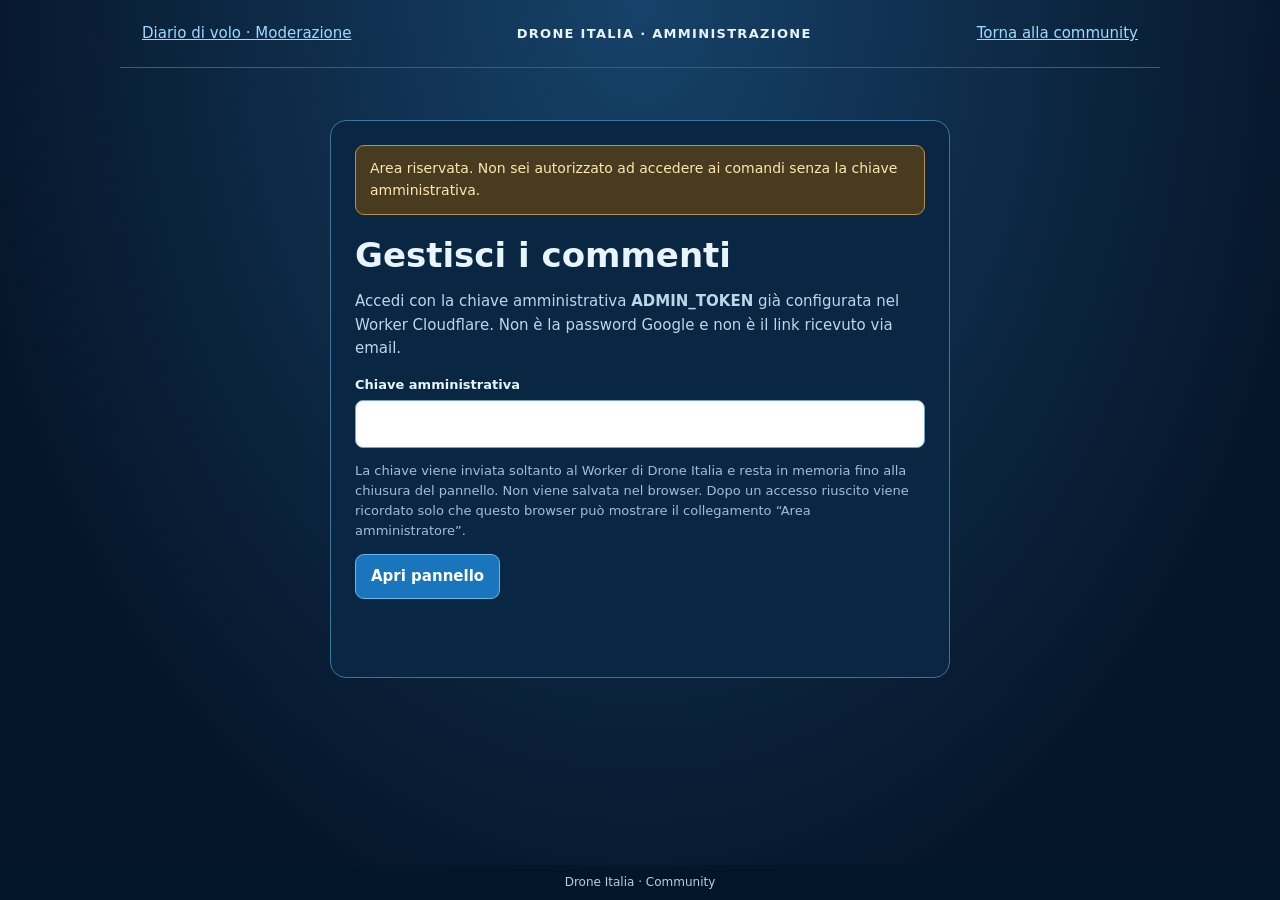
<file: admin.html>
<!doctype html>
<html lang="it">
<head>
<meta charset="utf-8"><meta name="viewport" content="width=device-width,initial-scale=1">
<meta name="robots" content="noindex,nofollow"><meta name="referrer" content="no-referrer">
<meta http-equiv="Content-Security-Policy" content="default-src 'none'; script-src 'unsafe-inline'; style-src 'unsafe-inline'; connect-src https://drone-italia-commenti.turni-vigilanza-pdura.workers.dev; base-uri 'none'; form-action 'none'; object-src 'none'">
<title>Amministrazione commenti — Drone Italia</title>
<style>
:root{color-scheme:dark;font:15px system-ui,-apple-system,"Segoe UI",sans-serif;color:#e8f5ff;background:#06162a}*{box-sizing:border-box}body{margin:0;min-height:100vh;background:radial-gradient(ellipse at top,#164269,#06162a 75%);line-height:1.55}header,main{max-width:1040px;margin:auto;padding:22px}header{display:flex;justify-content:space-between;align-items:center;gap:15px;border-bottom:1px solid #315f80}header strong{letter-spacing:.1em;font-size:13px}a{color:#9bdbff}h1{font-size:clamp(25px,4vw,34px);line-height:1.2;margin:8px 0 12px}h2{font-size:20px;margin:0 0 12px}p{color:#bcd7e9}.panel{background:#092743;border:1px solid #39759e;border-radius:16px;padding:24px;margin:20px 0}#login-panel{max-width:620px;margin:30px auto}label{display:block;font-weight:700;font-size:13px;margin:12px 0 5px}input,select,textarea,button{font:inherit}input,select,textarea{width:100%;padding:11px;border-radius:8px;border:1px solid #73a6c6;background:#fff;color:#102a3e}button{border:1px solid #65b8ed;border-radius:9px;padding:10px 15px;background:#1976bd;color:#fff;cursor:pointer;font-weight:700}button:hover{filter:brightness(1.12)}button:disabled{opacity:.55;cursor:wait}button:focus-visible,a:focus-visible,input:focus-visible,select:focus-visible{outline:3px solid #80d4ff;outline-offset:3px}.secondary{background:#173e5e;border-color:#4c7f9f}.danger{background:#763242;border-color:#cf8190}.toolbar{display:flex;flex-wrap:wrap;align-items:center;justify-content:space-between;gap:14px}.toolbar p{margin:0;font-size:13px}.tabs{display:flex;flex-wrap:wrap;gap:8px;margin:22px 0 15px}.tabs button[aria-pressed="true"]{background:#4daedc;color:#06253c;border-color:#a4e7ff}.filters{display:flex;gap:15px;align-items:end;flex-wrap:wrap}.filters>div{flex:1;min-width:180px}.hint{font-size:13px;color:#9ebfd5}.status{min-height:24px;overflow-wrap:anywhere}#login-status{color:#ffbbc1}.item{background:#103652;border:1px solid #39759e;border-radius:12px;padding:18px;margin:14px 0;overflow-wrap:anywhere}.item-head{display:flex;justify-content:space-between;align-items:start;gap:12px;flex-wrap:wrap}.item strong{color:#fff}.meta{font-size:12px;color:#a5c5d9;margin:5px 0}.body{white-space:pre-wrap;color:#e8f5ff}.badge{font-size:12px;font-weight:750;border-radius:999px;border:1px solid #648daa;padding:3px 10px;background:#183e5b}.badge.pending{color:#ffe5a0;border-color:#b29656}.badge.deleted{color:#ffbac5;border-color:#9c5f70}.badge.published{color:#b6f2d6;border-color:#509879}.actions{display:flex;flex-wrap:wrap;gap:8px;margin-top:14px}.actions button{font-size:13px;padding:8px 12px}.hash{font:12px ui-monospace,monospace;word-break:break-all;color:#a8c9df}dialog{background:#0d2c47;color:#e8f5ff;border:1px solid #5794b8;border-radius:16px;width:min(520px,calc(100vw - 28px));padding:24px}dialog::backdrop{background:#000b}dialog p{white-space:pre-wrap;overflow-wrap:anywhere}dialog .actions{justify-content:flex-end}[hidden]{display:none!important}@media(max-width:600px){header,main{padding:16px}.panel{padding:18px}.toolbar{align-items:flex-start}button{min-height:42px}}
.site-footer{position:fixed;bottom:0;left:0;right:0;padding:8px 12px;text-align:center;font-size:12px;color:#b2d0e5;background:rgba(4,23,42,.94)}main{padding-bottom:55px}.access-banner{border:1px solid #b6914a;background:#483b20;color:#ffe6ae;padding:12px 14px;border-radius:9px;font-size:14px;margin:0 0 20px}</style>
</head>
<body>
<header><a href="diario-admin.html">Diario di volo · Moderazione</a><strong>DRONE ITALIA · AMMINISTRAZIONE</strong><a href="./#commenti">Torna alla community</a></header>
<main>
<section class="panel" id="login-panel" aria-labelledby="login-title">
<p class="access-banner" role="note">Area riservata. Non sei autorizzato ad accedere ai comandi senza la chiave amministrativa.</p><h1 id="login-title">Gestisci i commenti</h1><p>Accedi con la chiave amministrativa <strong>ADMIN_TOKEN</strong> già configurata nel Worker Cloudflare. Non è la password Google e non è il link ricevuto via email.</p>
<form id="login-form"><label for="admin-key">Chiave amministrativa</label><input id="admin-key" type="password" autocomplete="off" autocapitalize="none" spellcheck="false" required><p class="hint">La chiave viene inviata soltanto al Worker di Drone Italia e resta in memoria fino alla chiusura del pannello. Non viene salvata nel browser. Dopo un accesso riuscito viene ricordato solo che questo browser può mostrare il collegamento “Area amministratore”.</p><button id="login-submit" type="submit">Apri pannello</button><p id="login-status" class="status" role="status" aria-live="polite"></p></form>
</section>
<section id="workspace" hidden aria-labelledby="workspace-title">
<div class="toolbar"><div><h1 id="workspace-title">Moderazione community</h1><p>Commenti, risposte, ban e avvisi email.</p></div><button id="signout" class="secondary" type="button">Chiudi pannello</button></div>
<div class="tabs" aria-label="Contenuti da gestire"><button type="button" data-tab="comments" aria-pressed="true">Commenti</button><button type="button" data-tab="replies" aria-pressed="false">Risposte</button><button type="button" data-tab="bans" aria-pressed="false">Ban utenti e IP</button><button type="button" data-tab="notifications" aria-pressed="false">Avvisi email</button></div>
<div class="filters"><div id="filter-wrap"><label for="status-filter">Mostra</label><select id="status-filter"><option value="all">Tutti gli stati</option><option value="published">Pubblicati</option><option value="pending">In attesa</option><option value="deleted">Eliminati dalla pagina</option></select></div><div><label for="search">Cerca nei risultati caricati</label><input id="search" type="search" placeholder="Nickname, testo o ID"></div><button id="refresh" class="secondary" type="button">Aggiorna elenco</button></div>
<p class="hint" id="scope">Vengono caricati i 100 commenti più recenti. “Elimina” nasconde il messaggio dalla pagina; puoi ripristinarlo da questo pannello.</p>
<section id="manual-ban" class="panel" hidden><h2>Blocca un indirizzo IP</h2><p class="hint">Per IPv4 o IPv6 esatti. Un IP può essere condiviso da più persone. Il blocco del solo IP non permette di inviare un avviso email.</p><form id="manual-ban-form"><label for="manual-ip">Indirizzo IP</label><input id="manual-ip" required maxlength="45" placeholder="IPv4 o IPv6"><label for="manual-type">Tipo</label><select id="manual-type"><option value="temporary">Ban temporaneo</option><option value="permanent">Ban permanente</option></select><button type="submit">Configura ban IP</button></form></section><button id="retry-mail" type="button" class="secondary" hidden>Riprova avvisi falliti</button><p id="workspace-status" class="status" role="status" aria-live="polite"></p><div id="items" aria-live="polite"></div>
</section>
</main><footer class="site-footer" aria-label="Informazioni sul sito">Drone Italia · Community</footer>
<dialog id="confirm-dialog" aria-labelledby="confirm-title"><h2 id="confirm-title"></h2><p id="confirm-text"></p><div id="duration-wrap" hidden><label for="ban-days">Durata</label><select id="ban-days"><option value="1">1 giorno</option><option value="7" selected>7 giorni</option><option value="30">30 giorni</option></select></div><div id="scope-wrap" hidden><label for="ban-scope">Applica il ban a</label><select id="ban-scope"><option value="account">Solo account</option><option value="both">Account e IP del messaggio</option><option value="ip">Solo IP del messaggio</option></select><p class="hint">Il blocco IP può coinvolgere altre persone sulla stessa rete. Gli avvisi sono inviati solo quando è disponibile un’email verificata e il ban include l’account.</p></div><div id="reason-wrap" hidden><label for="reason">Motivazione per l’avviso</label><textarea id="reason" minlength="3" maxlength="300" rows="3" required></textarea></div><div class="actions"><button id="confirm-cancel" class="secondary" type="button">Annulla</button><button id="confirm-submit" type="button">Conferma</button></div></dialog>
<script>
(()=>{
 'use strict';
 const API='https://drone-italia-commenti.turni-vigilanza-pdura.workers.dev',$=id=>document.getElementById(id);
 const labels={published:'Pubblicato',pending:'In attesa',deleted:'Rimosso'};
 const mailLabels={pending:'In coda',sending:'Invio in corso',sent:'Inviato',failed:'Invio fallito',unavailable:'Serve nuovo accesso email',cancelled:'Annullato'};
 const eventLabels={moderated:'Messaggio moderato',temporary_ban:'Ban temporaneo',permanent_ban:'Ban permanente'};
 let key='',tab='comments',rows=[],busy=false,requestId=0,confirmAction=null;
 const stamp=new Intl.DateTimeFormat('it-IT',{dateStyle:'short',timeStyle:'short',timeZone:'Europe/Rome'});
 function date(v){const d=new Date(v);return Number.isNaN(d.getTime())?'Data non disponibile':stamp.format(d);}
 function el(tag,text,cls){const e=document.createElement(tag);if(text!==undefined)e.textContent=String(text);if(cls)e.className=cls;return e;}
 function setBusy(v){busy=v;document.querySelectorAll('#workspace button,#workspace select,#login-submit').forEach(e=>e.disabled=v);}
 function lock(message=''){
  ++requestId;key='';rows=[];busy=false;confirmAction=null;$('admin-key').value='';$('manual-ip').value='';$('reason').value='';
  $('items').replaceChildren();$('workspace-status').textContent='';$('workspace').hidden=true;$('login-panel').hidden=false;$('login-status').textContent=message;
  if($('confirm-dialog').open)$('confirm-dialog').close();setBusy(false);
 }
 async function api(path,body){
  const controller=new AbortController(),timer=setTimeout(()=>controller.abort(),20000);
  try{
   const r=await fetch(API+path,{method:body===undefined?'GET':'POST',headers:{Authorization:'Bearer '+key,...(body===undefined?{}:{'Content-Type':'application/json'})},...(body===undefined?{}:{body:JSON.stringify(body)}),signal:controller.signal,cache:'no-store',credentials:'omit',referrerPolicy:'no-referrer'});
   let d;try{d=await r.json();}catch{throw Error('Risposta del servizio non valida.');}
   if(r.status===401){lock('Chiave non valida o non più autorizzata.');throw Error('Accesso non autorizzato.');}
   if(!r.ok)throw Error(d.error||'Operazione non riuscita.');return d;
  }finally{clearTimeout(timer);}
 }
 function failure(e){return e.name==='AbortError'?'Tempo scaduto: aggiorna l’elenco prima di ripetere l’operazione.':e.message||'Servizio non disponibile.';}
 function button(text,cls,fn){const b=el('button',text,cls);b.type='button';b.disabled=busy;b.addEventListener('click',fn);return b;}
 function ask(action,item){
  if(busy)return;confirmAction={action,item,tab};
  const ban=['temporary','permanent','manualban'].includes(action),manual=action==='manualban',moderate=action==='moderate';
  const type=manual?item.type:action;
  $('duration-wrap').hidden=!ban||type!=='temporary';$('scope-wrap').hidden=!ban||manual;
  $('reason-wrap').hidden=!ban&&!moderate;$('reason').value='';$('ban-scope').value='account';$('ban-days').value='7';
  if(ban){$('confirm-title').textContent=type==='temporary'?'Ban temporaneo':'Ban permanente';$('confirm-text').textContent=(manual?'IP: '+item.ip:'Utente del messaggio #'+item.id)+'\n\nIl ban impedisce nuovi invii. Non elimina automaticamente gli altri messaggi. Il ban permanente non ha scadenza, ma può essere revocato.';}
  else if(moderate){$('confirm-title').textContent='Conferma violazione e avvisa';$('confirm-text').textContent='Il messaggio #'+item.id+' sarà nascosto e conterà come una violazione. Cinque violazioni confermate causano un ban di 7 giorni; altre cinque nuove violazioni dopo la scadenza causano un ban permanente. Ripetere la conferma dello stesso messaggio non aumenta il conteggio.';}
  else if(action==='delete'){$('confirm-title').textContent='Nascondi senza violazione';$('confirm-text').textContent='Il messaggio #'+item.id+' sarà nascosto senza aggiungere violazioni e senza inviare email. Potrai ripristinarlo.';}
  else if(action==='approve'){$('confirm-title').textContent='Pubblica il messaggio';$('confirm-text').textContent='Il messaggio #'+item.id+' sarà visibile pubblicamente. Eventuali violazioni e ban già applicati non saranno annullati.';}
  else if(action==='retry'){$('confirm-title').textContent='Riprova avvisi falliti';$('confirm-text').textContent='Gli avvisi falliti torneranno in coda. Quelli già inviati non saranno ripetuti. Gli account senza un contatto verificato richiedono un nuovo accesso con Magic Link.';}
  else{$('confirm-title').textContent='Revoca ban';$('confirm-text').textContent='Questo ban verrà revocato. Eventuali altri ban attivi continueranno a valere. I messaggi rimossi non saranno ripristinati.';}
  $('confirm-submit').textContent=moderate?'Modera e avvisa':ban?'Applica ban':action==='revoke'?'Revoca ban':action==='retry'?'Riprova':'Conferma';
  $('confirm-submit').className=ban||moderate||action==='delete'?'danger':'';$('confirm-dialog').showModal();$('confirm-cancel').focus();
 }
 function render(){
  const q=$('search').value.trim().toLocaleLowerCase('it-IT'),status=$('status-filter').value;
  const list=rows.filter(r=>(!['comments','replies'].includes(tab)||status==='all'||r.status===status)&&[r.id,r.nickname,r.body,r.comment_id,r.ip_hash,r.reason,r.state].some(v=>String(v??'').toLocaleLowerCase('it-IT').includes(q)));
  $('items').replaceChildren();if(!list.length){$('items').append(el('p','Nessun elemento disponibile per questi filtri.','hint'));return;}
  for(const item of list){
   const card=el('article',undefined,'item'),head=el('div',undefined,'item-head'),actions=el('div',undefined,'actions');
   if(tab==='bans'){
    const expired=item.expires_at&&Date.parse(item.expires_at)<=Date.now(),active=!expired&&!item.revoked_at;
    head.append(el('strong',item.expires_at?'Ban temporaneo':'Ban permanente'),el('span',item.revoked_at?'Revocato':expired?'Scaduto':'Attivo','badge'));
    card.append(head,el('p','Ambito: '+(item.email_hash&&item.ip_hash?'Account e IP':item.email_hash?'Account':'IP')+' · Origine: '+(item.source==='automatic'?'automatica':'manuale'),'meta'),el('p',item.reason,'body'),el('p','Dal '+date(item.created_at)+' · Scadenza: '+(item.expires_at?date(item.expires_at):'nessuna'),'meta'));
    if(item.ip_hash)card.append(el('p','IP protetto: '+item.ip_hash,'hash'));
    if(active)actions.append(button('Revoca ban','secondary',()=>ask('revoke',item)));
   }else if(tab==='notifications'){
    head.append(el('strong',eventLabels[item.kind]||item.kind),el('span',mailLabels[item.state]||item.state,'badge'));
    card.append(head,el('p','Creato '+date(item.created_at)+' · Tentativi: '+item.attempts+(item.sent_at?' · Inviato '+date(item.sent_at):''),'meta'));
    if(item.last_error)card.append(el('p',item.last_error,'hint'));
   }else{
    head.append(el('strong',item.nickname||'Utente'),el('span',labels[item.status]||item.status,'badge '+item.status));
    card.append(head,el('p','#'+item.id+(tab==='replies'?' · Risposta a #'+item.comment_id:'')+' · '+date(item.created_at),'meta'),el('p',item.body||'','body'),el('p','Violazioni confermate dell’account: '+(item.strikes||0)+' · Nuove dopo il ban: '+(item.post_ban_strikes||0),'meta'));
    if(!item.contact_available)card.append(el('p','Email verificata non disponibile. Gli avvisi saranno possibili dopo un nuovo accesso con Magic Link, quando l’account non è bloccato. I ban e i conteggi restano efficaci.','hint'));
    if(item.status!=='published')actions.append(button(item.status==='deleted'?'Ripristina':'Approva','',()=>ask('approve',item)));
    if(item.status!=='deleted')actions.append(button('Nascondi senza violazione','secondary',()=>ask('delete',item)));
    if(!item.violation_id)actions.append(button('Modera e avvisa','danger',()=>ask('moderate',item)));
    else card.append(el('p','Questo messaggio è già conteggiato come violazione.','hint'));
    actions.append(button('Ban temporaneo','secondary',()=>ask('temporary',item)),button('Ban permanente','danger',()=>ask('permanent',item)));
   }
   card.append(actions);$('items').append(card);
  }
 }
 function view(){
  document.querySelectorAll('[data-tab]').forEach(b=>b.setAttribute('aria-pressed',String(b.dataset.tab===tab)));
  $('filter-wrap').hidden=!['comments','replies'].includes(tab);$('manual-ban').hidden=tab!=='bans';$('retry-mail').hidden=tab!=='notifications';
  $('scope').textContent=tab==='notifications'?'Ultimi 100 avvisi. Gli invii vengono ritentati automaticamente; la coda rispetta la quota del servizio email.':tab==='bans'?'Ultimi 100 ban. Un IP è conservato come impronta protetta, non è possibile ricostruire quelli storici.':'Ultimi 100 messaggi. Solo “Modera e avvisa” conta come violazione. I filtri automatici mettono soltanto in attesa.';
 }
 async function load(){
  if(busy||!key)return false;const id=++requestId,resource=tab;setBusy(true);$('workspace-status').textContent='Caricamento…';
  try{const data=await api('/admin/'+resource);if(id!==requestId)return false;if(!Array.isArray(data[resource]))throw Error('Elenco non valido.');rows=data[resource];render();$('workspace-status').textContent=rows.length+' elementi caricati.';return true;}
  catch(e){if(id===requestId)$('workspace-status').textContent=failure(e);return false;}finally{if(id===requestId)setBusy(false);}
 }
 $('login-form').addEventListener('submit',async e=>{
  e.preventDefault();if(busy||!$('login-form').reportValidity())return;key=$('admin-key').value.trim();if(!key)return;$('admin-key').value='';
  const id=++requestId;setBusy(true);$('login-status').textContent='Verifica accesso…';
  try{const data=await api('/admin/comments');if(id!==requestId)return;if(data.moderation_version!==1)throw Error('Il nuovo servizio di moderazione non è ancora attivo. Completa prima l’aggiornamento del Worker.');if(!Array.isArray(data.comments))throw Error('Elenco non valido.');
   try{localStorage.setItem('drone_italia_admin_browser_v1','recognized');}catch{}
   tab='comments';rows=data.comments;$('status-filter').value='all';$('search').value='';view();$('login-panel').hidden=true;$('workspace').hidden=false;$('login-status').textContent='';render();$('workspace-status').textContent=rows.length+' commenti caricati.';
  }catch(e){if(id===requestId){key='';$('login-status').textContent=failure(e);}}finally{if(id===requestId)setBusy(false);}
 });
 document.querySelectorAll('[data-tab]').forEach(b=>b.addEventListener('click',()=>{if(busy)return;tab=b.dataset.tab;rows=[];$('search').value='';$('status-filter').value='all';view();load();}));
 $('refresh').addEventListener('click',load);$('status-filter').addEventListener('change',render);$('search').addEventListener('input',render);
 $('signout').addEventListener('click',()=>{lock('Pannello chiuso.');$('admin-key').focus();});
 $('manual-ban-form').addEventListener('submit',e=>{e.preventDefault();if(busy||!$('manual-ban-form').reportValidity())return;ask('manualban',{ip:$('manual-ip').value.trim(),type:$('manual-type').value});});
 $('retry-mail').addEventListener('click',()=>ask('retry',{}));
 $('confirm-cancel').addEventListener('click',()=>{confirmAction=null;$('confirm-dialog').close();});$('confirm-dialog').addEventListener('cancel',()=>{confirmAction=null;});
 $('confirm-submit').addEventListener('click',async()=>{
  if(busy||!confirmAction||!key)return;const {action,item,tab:resource}=confirmAction;
  const ban=['temporary','permanent','manualban'].includes(action),moderate=action==='moderate';
  if((ban||moderate)&&!$('reason').reportValidity())return;
  let path,body={};
  if(ban){path='/admin/bans';body={type:action==='manualban'?item.type:action,days:Number($('ban-days').value),reason:$('reason').value.trim(),scope:action==='manualban'?'ip':$('ban-scope').value,...(action==='manualban'?{ip:item.ip}:{kind:resource,itemId:item.id})};}
  else if(action==='revoke'){path='/admin/bans/'+encodeURIComponent(item.id)+'/revoke';body={system:item.system};}
  else if(action==='retry')path='/admin/notifications/retry';
  else{path='/admin/'+resource+'/'+item.id+'/'+action;if(moderate)body.reason=$('reason').value.trim();}
  confirmAction=null;$('confirm-dialog').close();$('reason').value='';setBusy(true);$('workspace-status').textContent='Operazione in corso…';
  try{const result=await api(path,body);if(result.ok!==true)throw Error('Operazione non confermata.');setBusy(false);const refreshed=await load();if(key&&refreshed)$('workspace-status').textContent='Operazione completata. Controlla “Avvisi email” per l’esito degli invii.';}
  catch(e){if(key)$('workspace-status').textContent=failure(e);}finally{setBusy(false);}
 });
 window.addEventListener('pageshow',e=>{if(e.persisted)lock();});window.addEventListener('pagehide',()=>lock());
})();
</script>
</body></html>
</file>
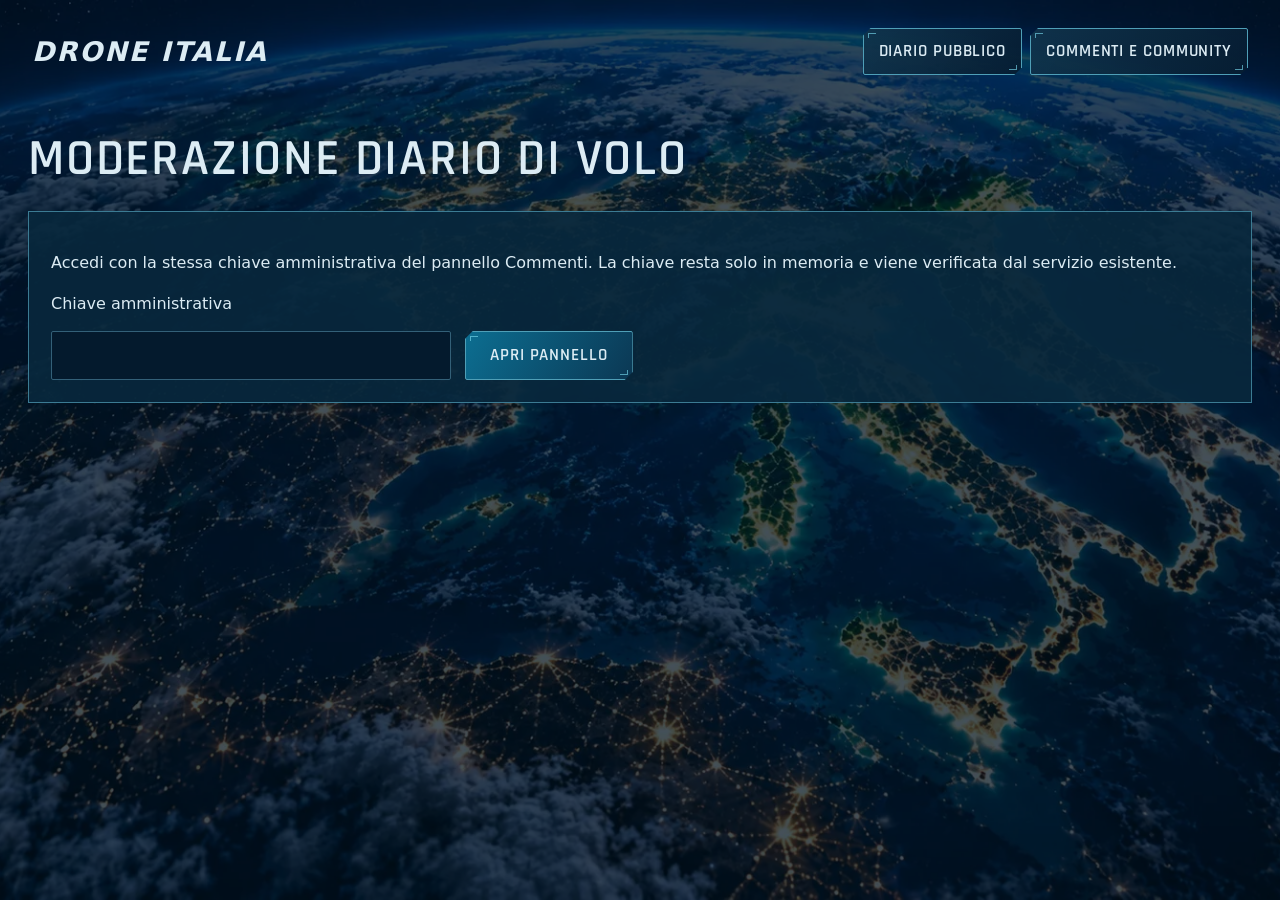
<file: diario-admin.html>
<!doctype html><html lang="it"><head><meta charset="utf-8"><meta name="viewport" content="width=device-width,initial-scale=1"><meta name="robots" content="noindex,nofollow"><meta name="referrer" content="no-referrer"><title>Diario di volo · Amministrazione — Drone Italia</title><link rel="stylesheet" href="assets/diario.css?v=3"><link rel="stylesheet" href="assets/journal-admin.css?v=1"><script src="assets/journal-config.js?v=1" defer></script><script src="assets/journal-admin.js?v=1" defer></script></head><body><header class="top"><a href="./" class="brand">DRONE ITALIA</a><nav><a href="diario.html">Diario pubblico</a><a href="admin.html">Commenti e community</a></nav></header><main><h1>Moderazione Diario di volo</h1><section id="admin-login"><p>Accedi con la stessa chiave amministrativa del pannello Commenti. La chiave resta solo in memoria e viene verificata dal servizio esistente.</p><form id="admin-form"><label for="journal-admin-key">Chiave amministrativa</label><input id="journal-admin-key" type="password" required autocomplete="off"><button class="primary">Apri pannello</button></form></section><p id="admin-status" role="status" aria-live="polite"></p><section id="admin-workspace" hidden><div class="toolbar"><label>Mostra <select id="admin-filter"><option value="pending">In attesa</option><option value="all">Tutti</option><option value="published">Pubblicati</option><option value="rejected">Da correggere</option><option value="hidden">Nascosti</option></select></label><button id="admin-refresh" class="primary">Aggiorna</button><button id="admin-logout">Chiudi pannello</button></div><div id="admin-flights"></div><h2>Avvisi email all’amministratore</h2><p>Una notifica per nuovo racconto in attesa. Gli invii non confermati restano segnalati e non vengono ritentati automaticamente per evitare duplicati.</p><button id="admin-mail-refresh">Aggiorna avvisi</button><div id="admin-mails"></div></section></main><dialog id="admin-review" aria-labelledby="admin-review-title"><div class="dialog-top"><h2 id="admin-review-title"></h2><button id="admin-review-close" aria-label="Chiudi revisione">✕</button></div><div id="admin-review-content"></div><label>Motivazione per rifiuto o sospensione<textarea id="admin-reason" maxlength="300" rows="3"></textarea></label><div class="toolbar"><button id="admin-approve" class="primary">Approva e pubblica</button><button id="admin-reject">Richiedi correzioni</button><button id="admin-hide">Nascondi dalla pagina</button></div><p id="admin-action-status" role="status"></p></dialog></body></html>
</file>
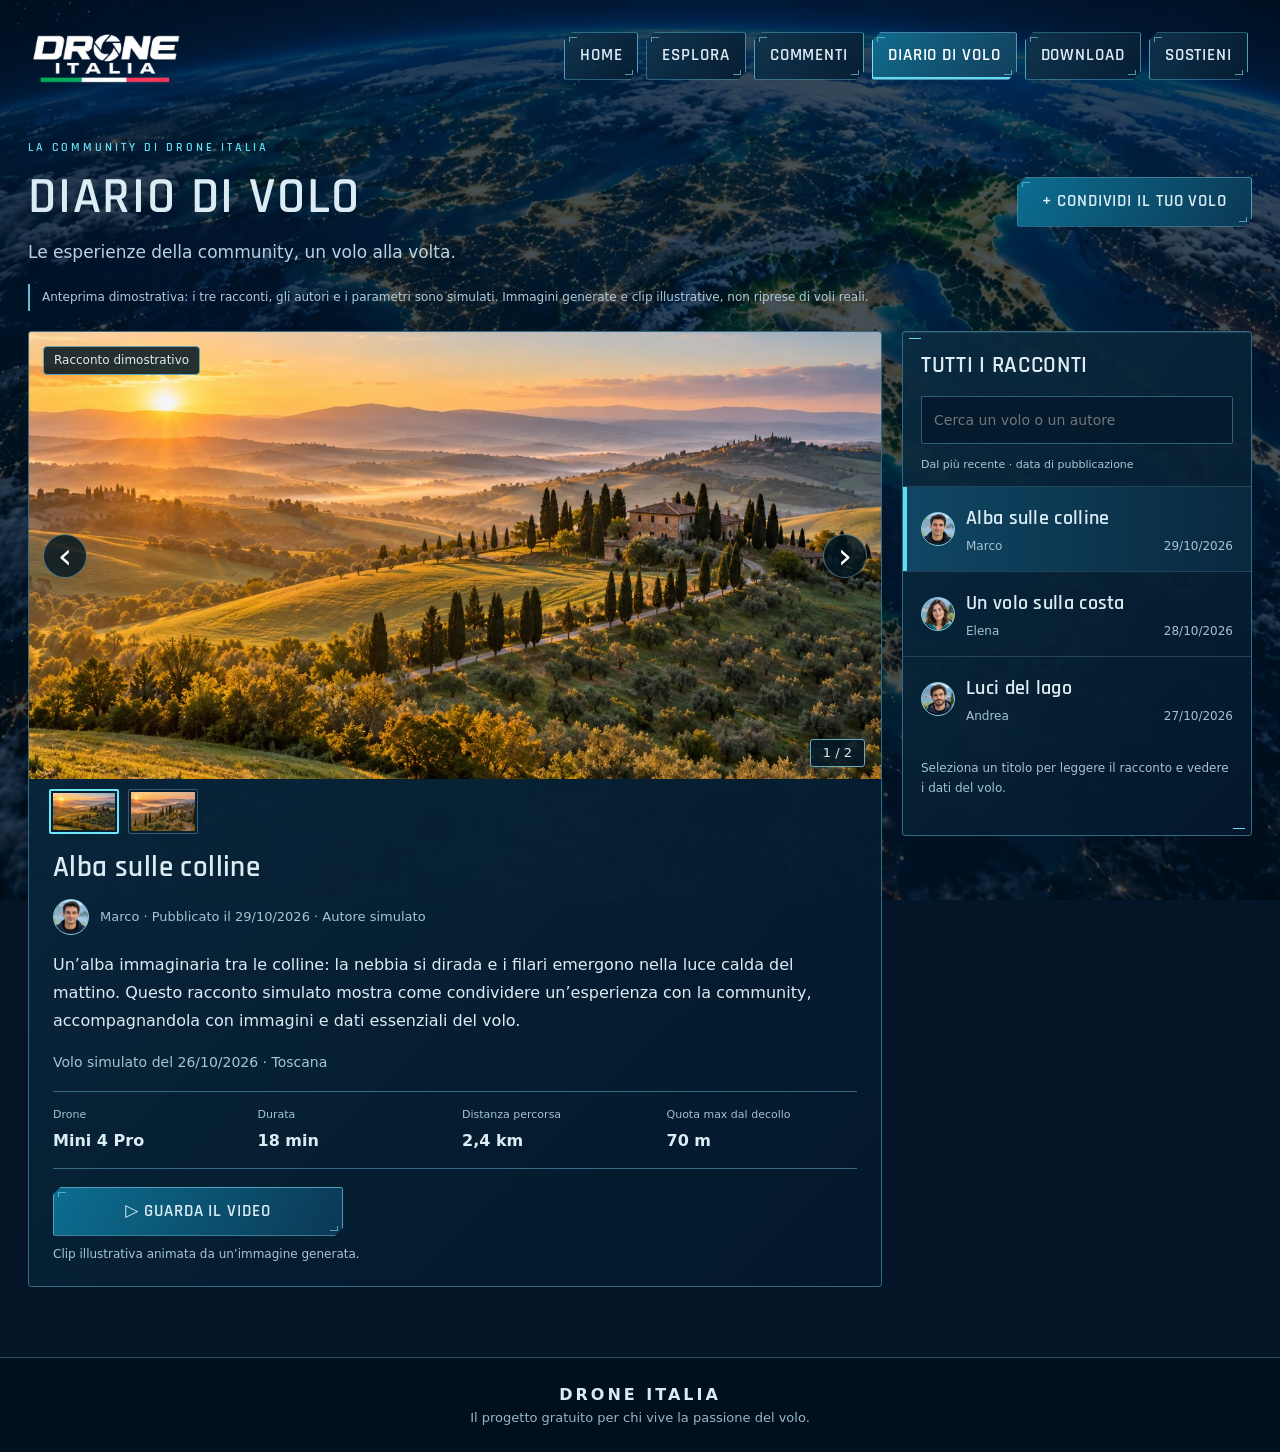
<file: diario.html>
<!doctype html><html lang="it"><head><meta charset="utf-8"><meta name="viewport" content="width=device-width,initial-scale=1"><meta name="description" content="Diario di volo della community Drone Italia: racconti, immagini e dati dei voli."><title>Diario di volo — Drone Italia</title><link rel="stylesheet" href="assets/diario.css?v=3"><script src="assets/journal-config.js?v=1" defer></script><script src="assets/diario.js?v=3" defer></script><script src="assets/journal-submit.js?v=1" defer></script></head><body><header class="top"><a href="./" class="brand" aria-label="Drone Italia — Home"><svg viewBox="1300 235 835 300" aria-hidden="true"><image href="assets/hero-drone-logo-v3.webp" width="2172" height="724"/></svg></a><nav aria-label="Navigazione principale"><a href="./">Home</a><a href="./#explora">Esplora</a><a href="./#commenti">Commenti</a><a href="diario.html" aria-current="page">Diario di volo</a><a href="./#download">Download</a><a href="sostieni.html">Sostieni</a></nav></header><main><div class="intro"><div><p class="eyebrow">LA COMMUNITY DI DRONE ITALIA</p><h1>Diario di volo</h1><p>Le esperienze della community, un volo alla volta.</p></div><button id="share" class="primary">+ Condividi il tuo volo</button></div><p class="demo-note">Anteprima dimostrativa: i tre racconti, gli autori e i parametri sono simulati. Immagini generate e clip illustrative, non riprese di voli reali.</p><div class="layout"><article id="detail" aria-labelledby="flight-title"><div class="cover" role="group" aria-label="Galleria fotografica"><button id="photo-open" aria-label="Ingrandisci la foto selezionata"><img id="cover" alt=""></button><span class="demo-tag">Racconto dimostrativo</span><button id="photo-prev" class="photo-arrow previous" aria-label="Foto precedente">‹</button><button id="photo-next" class="photo-arrow next" aria-label="Foto successiva">›</button><span id="photo-count" aria-live="polite">1 / 2</span></div><div id="photo-thumbs" aria-label="Scegli una foto"></div><div class="story"><h2 id="flight-title"></h2><div class="author-line"><span id="author-avatar" class="avatar" role="img"></span><p id="byline"></p></div><p id="story"></p><p id="flight-date"></p><dl id="stats"></dl><button id="watch" class="primary">▷ Guarda il video</button><p class="media-note">Clip illustrativa animata da un’immagine generata.</p></div></article><aside aria-label="Scegli un racconto"><h2>Tutti i racconti</h2><label for="search" class="sr">Cerca un volo o un autore</label><input id="search" type="search" placeholder="Cerca un volo o un autore"><p class="list-note">Dal più recente · data di pubblicazione</p><p id="journal-service-status" class="media-note" role="status"></p><div id="list"></div><button id="journal-load-more" class="primary" hidden>Carica altri racconti</button><p id="empty" hidden>Nessun racconto trovato.</p><p class="aside-note">Seleziona un titolo per leggere il racconto e vedere i dati del volo.</p></aside></div></main><footer>DRONE ITALIA <span>Il progetto gratuito per chi vive la passione del volo.</span></footer><dialog id="video-dialog" aria-labelledby="video-title"><div class="dialog-top"><h2 id="video-title"></h2><button class="close" data-close aria-label="Chiudi video">✕</button></div><video controls playsinline preload="none" id="player"></video><iframe id="youtube-player" title="Video del volo su YouTube" allow="fullscreen; encrypted-media; picture-in-picture" referrerpolicy="strict-origin-when-cross-origin" allowfullscreen hidden></iframe><p id="video-note">Video dimostrativo · immagine generata animata.</p></dialog><dialog id="share-dialog" aria-labelledby="share-title"><div class="dialog-top"><h2 id="share-title">Condividi il tuo volo</h2><button class="close" data-close aria-label="Chiudi">✕</button></div><p id="journal-session-status" role="status">Verifica dell’accesso community…</p><section id="journal-auth" hidden><h3>Verifica la tua email</h3><p>La verifica è condivisa con i Commenti. Apri il link ricevuto in questo stesso browser: tornerai al Diario.</p><form id="journal-auth-form"><label for="journal-email">Email — non sarà pubblicata</label><input id="journal-email" type="email" autocomplete="email" maxlength="254" required><div id="journal-auth-turnstile"></div><button id="journal-auth-send" class="primary" disabled>Invia link di verifica</button><p id="journal-auth-status" role="status"></p></form><button id="journal-recheck" type="button">Ho già verificato · Controlla accesso</button></section><form id="journal-form" hidden><input id="journal-edit-id" type="hidden"><p class="media-note">I campi con * sono obbligatori. L’email non appare nel racconto.</p><div class="form-grid"><label>Nickname *<input name="nickname" required minlength="2" maxlength="40" autocomplete="nickname"></label><label>Titolo del volo *<input name="title" required minlength="3" maxlength="100"></label><label>Data del volo *<input name="flightDate" type="date" required></label><label>Zona o comune — facoltativo<input name="place" maxlength="80" placeholder="Senza coordinate precise"></label><label>Drone<input name="drone" maxlength="80"></label><label>Durata, minuti<input name="duration" type="number" min="0" max="1440" step="0.1"></label><label>Distanza percorsa, km<input name="distance" type="number" min="0" max="10000" step="0.01"></label><label>Quota massima dal decollo, metri<input name="height" type="number" min="0" max="10000" step="0.1"></label></div><label>Il tuo racconto *<textarea name="body" rows="5" required minlength="20" maxlength="4000"></textarea></label><label>Foto del volo * — massimo 5<input id="journal-photos" type="file" accept="image/jpeg,image/png,image/webp" multiple></label><p id="journal-existing-photos" class="media-note"></p><label>Foto autore — facoltativa<input id="journal-avatar" type="file" accept="image/jpeg,image/png,image/webp"></label><label>Collegamento YouTube — facoltativo<input name="videoUrl" type="url" maxlength="300" placeholder="https://www.youtube.com/watch?v=..."></label><p class="media-note">I video saranno pubblicati dopo il controllo dell’amministratore. Non carichiamo file video sul sito.</p><label class="check-label"><input id="journal-rights" type="checkbox" required> <span>Confermo di avere il diritto di pubblicare le foto e i video inviati e le autorizzazioni eventualmente necessarie per le persone riconoscibili e i luoghi ripresi. Confermo inoltre che il contenuto non divulga dati personali o informazioni riservate senza autorizzazione.</span></label><p class="media-note">Evita immagini di minori riconoscibili, coordinate precise di luoghi sensibili e contenuti che possano compromettere la privacy o la sicurezza di altre persone.</p><label class="check-label"><input id="journal-privacy" type="checkbox" required> <span>Ho letto l’informativa: il racconto, il nickname e le immagini approvate saranno pubblici. Testo e immagini vengono trattati da Cloudflare e inviati al servizio OpenAI Moderation per il controllo automatico. I video YouTube si caricano solo quando viene aperto il player. I contenuti dubbi restano visibili solo a me e all’amministratore prima della pubblicazione.</span></label><p class="media-note">Le immagini vengono ricodificate in JPEG compresso, eliminando i metadati originali. Per richieste sui tuoi contenuti: droneitalia966@gmail.com. I caricamenti incompleti vengono eliminati dopo 24 ore.</p><button id="journal-submit" class="primary">Invia racconto</button><p id="journal-submit-status" role="status" aria-live="polite"></p></form></dialog>
<dialog id="journal-pending-dialog" aria-labelledby="journal-pending-title"><div class="dialog-top"><h2 id="journal-pending-title">Racconto in attesa di approvazione</h2><button class="close" data-close aria-label="Chiudi stato del racconto">✕</button></div><p id="journal-pending-text"></p><button id="journal-edit" class="primary">Modifica racconto</button></dialog>
<dialog id="photo-dialog" aria-labelledby="photo-title"><div class="dialog-top"><h2 id="photo-title">Foto del racconto</h2><button class="close" data-close aria-label="Chiudi foto">✕</button></div><img id="photo-large" alt=""><div class="photo-dialog-controls"><button id="large-prev" class="primary" aria-label="Foto precedente ingrandita">‹ Precedente</button><span id="large-count"></span><button id="large-next" class="primary" aria-label="Foto successiva ingrandita">Successiva ›</button></div><p id="photo-note">Immagine dimostrativa generata.</p></dialog></body></html>
</file>
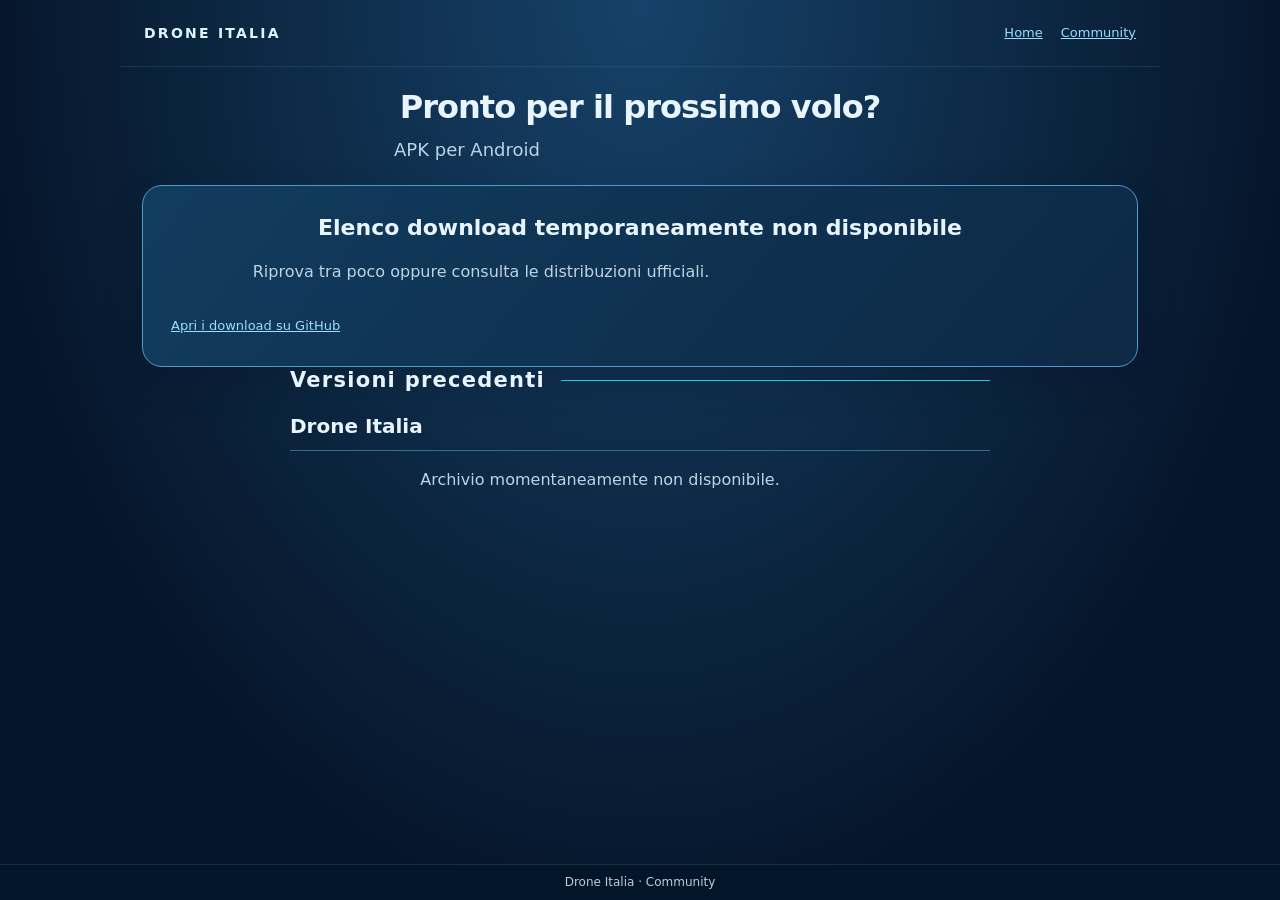
<file: download.html>
<!doctype html>
<html lang="it">
<head>
<meta charset="utf-8"><meta name="viewport" content="width=device-width,initial-scale=1">
<meta name="description" content="Scarica Drone Italia per Android: ultima versione, data di distribuzione e archivio delle versioni precedenti.">
<title>Download — Drone Italia</title>
<style>
:root{font-family:system-ui,-apple-system,"Segoe UI",sans-serif;color:#e8f5ff;background:#06162a;color-scheme:dark}*{box-sizing:border-box}body{margin:0;min-height:100vh;background:radial-gradient(ellipse at 50% 0,#164269 0,#06162a 72%);line-height:1.6}a{color:#9bdbff}a:focus-visible,button:focus-visible,summary:focus-visible{outline:3px solid #83dbff;outline-offset:4px}header,main,footer{max-width:1040px;margin:auto;padding:22px 24px}header{display:flex;align-items:center;justify-content:space-between;gap:20px;border-bottom:1px solid #3f739944}.brand{font-size:14px;font-weight:850;letter-spacing:.16em;text-decoration:none;color:#dff4ff}nav{display:flex;gap:18px;font-size:13px}main{padding-top:45px;padding-bottom:50px}.eyebrow{font-size:12px;letter-spacing:.16em;text-transform:uppercase;color:#91c9ed;font-weight:800;margin:0 0 8px}h1{font-size:clamp(32px,6vw,48px);line-height:1.15;letter-spacing:-.03em;margin:0 0 16px}h2{font-size:22px;line-height:1.3;margin:0 0 12px}h3{font-size:18px;margin:0}.intro{max-width:650px;color:#bad3e6;font-size:17px;margin:0 0 30px}.latest{background:linear-gradient(130deg,#123c5e,#0c2945);border:1px solid #4c9ccc;border-radius:20px;padding:28px;box-shadow:0 15px 40px #0002}.badge{display:inline-block;border:1px solid #56b9d6;border-radius:999px;padding:4px 12px;background:#144a60;color:#bcefff;font-size:12px;font-weight:800;margin:0 0 14px}.release-title{display:flex;align-items:baseline;justify-content:space-between;gap:16px;flex-wrap:wrap}.release-title h2{font-size:28px;margin:0}.version{color:#9fe2ff;font-size:15px;font-weight:700}.meta{color:#bad3e6;font-size:14px;margin:12px 0 20px}.file{display:flex;align-items:center;justify-content:space-between;gap:18px;padding:18px 0;border-top:1px solid #376687}.filename{font-size:15px;font-weight:750;overflow-wrap:anywhere}.size{display:block;color:#9cbfd7;font-size:13px;font-weight:400}.download{display:inline-flex;align-items:center;justify-content:center;gap:8px;border-radius:999px;border:1px solid #62c7ff;background:#147cc3;color:white;text-decoration:none;font-size:14px;font-weight:800;padding:12px 21px;white-space:nowrap}.download:hover{background:#2097de}.release-link{font-size:13px;display:inline-block;margin-top:16px}.empty{color:#bad3e6;max-width:620px}.status{min-height:24px;color:#a8c8df;font-size:13px;margin:12px 2px 30px}.history{margin-top:38px}.history>p{color:#a8c8df;font-size:14px;margin:0 0 20px}.release{padding:22px 24px;background:#0b2944;border:1px solid #315f80;border-radius:14px;margin-top:14px}.release .download{background:#144c73;border-color:#3a83b2;padding:9px 16px}.release .meta{margin:7px 0 14px}details{margin:15px 0 0;color:#b8d3e6;font-size:14px}summary{cursor:pointer;color:#a5dcff;font-weight:650}.release-notes{white-space:pre-wrap;overflow-wrap:anywhere;max-height:260px;overflow:auto;padding-right:12px}.install{margin-top:32px;border-top:1px solid #315f80;padding-top:25px}.install h2{font-size:18px}.install p{color:#abc9dd;font-size:14px;max-width:760px}.install strong{color:#dff1ff}footer{border-top:1px solid #3f739944;color:#88acc7;font-size:12px;padding-bottom:30px}[hidden]{display:none!important}@media(max-width:600px){header,main,footer{padding-left:18px;padding-right:18px}header{align-items:flex-start}nav{gap:12px;flex-wrap:wrap;justify-content:flex-end}.brand{font-size:12px}main{padding-top:30px}.latest{padding:22px 18px}.file{align-items:stretch;flex-direction:column;gap:12px}.download{align-self:flex-start}.release{padding:18px}.intro{font-size:15px}}
footer{position:fixed;bottom:0;left:0;right:0;max-width:none;padding:8px 12px;text-align:center;font-size:12px;color:#b2d0e5;background:rgba(4,23,42,.94)}main{padding-bottom:55px}</style>
<style>[data-admin-entry][hidden]{display:none!important}</style></head>
<body class="di-centered-copy di-centered-download">
<header><a class="brand" href="./#progetto">DRONE ITALIA</a><nav aria-label="Navigazione"><a href="./#progetto">Home</a><a href="./#commenti">Community</a></nav></header>
<main class="download-page">
<p class="eyebrow">Drone Italia per Android</p><h1>Pronto per il prossimo volo?</h1>
<p class="intro">APK per Android</p>
<section class="latest" id="latest" aria-labelledby="latest-title"><p class="badge">Ultima versione</p><h2 id="latest-title">Controllo dei download disponibili…</h2><p class="empty">Attendi qualche istante.</p></section>
<p class="status" id="download-status" role="status" aria-live="polite"></p>
<section class="history" aria-labelledby="history-title"><h2 id="history-title">Versioni precedenti</h2><h3 class="di-archive-name">Drone Italia</h3><div id="previous"><p class="empty">Caricamento dell’archivio…</p></div></section>

<noscript><p>Per consultare l’elenco aggiornato dei file abilita JavaScript oppure <a href="https://github.com/dura1472p-cpu/Drone-Italia-download/releases" target="_blank" rel="noopener noreferrer">apri le distribuzioni su GitHub</a>.</p></noscript>
</main><footer aria-label="Informazioni sul sito">Drone Italia · Community<span data-admin-entry hidden> · <a href="admin.html" style="color:inherit">Area amministratore</a></span></footer>
<script>
(()=>{
 'use strict';
 const API='https://api.github.com/repos/dura1472p-cpu/Drone-Italia-download/releases?per_page=100';
 const latest=document.getElementById('latest'),previous=document.getElementById('previous'),status=document.getElementById('download-status');
 const date=new Intl.DateTimeFormat('it-IT',{day:'2-digit',month:'2-digit',year:'numeric',timeZone:'Europe/Rome'});
 function el(tag,text,className){const x=document.createElement(tag);if(text!==undefined)x.textContent=text;if(className)x.className=className;return x;}
 function safeUrl(value,asset=false){try{const u=new URL(value);return u.protocol==='https:'&&u.hostname==='github.com'&&u.pathname.startsWith(asset?'/dura1472p-cpu/Drone-Italia-download/releases/download/':'/dura1472p-cpu/Drone-Italia-download/releases/')?u.href:null;}catch(_){return null;}}
 function bytes(n){if(!Number.isFinite(n)||n<0)return '';return n>=1048576?(n/1048576).toLocaleString('it-IT',{maximumFractionDigits:1})+' MB':Math.ceil(n/1024).toLocaleString('it-IT')+' KB';}
 function downloadIcon(){
 const svg=document.createElementNS('http://www.w3.org/2000/svg','svg');
 for(const [k,v] of Object.entries({viewBox:'0 0 24 24',fill:'none',stroke:'currentColor','stroke-width':'2','stroke-linecap':'round','stroke-linejoin':'round','aria-hidden':'true'}))svg.setAttribute(k,v);
 const path=document.createElementNS('http://www.w3.org/2000/svg','path');path.setAttribute('d','M12 3v12m-5-5 5 5 5-5M4 16v5h16v-5');svg.append(path);return svg;
 }
 function releaseMeta(r,a){
  const line=el('div',undefined,'di-release-meta'),build=String(a.name).match(/build[-_ ]?(\d+)/i);
  line.append(el('span',r.tag_name||r.name||''));
  if(build)line.append(document.createTextNode(' · '),el('span','build '+build[1]));
  const published=new Date(r.published_at),time=el('time',Number.isNaN(published.getTime())?'Data non disponibile':date.format(published));
  if(!Number.isNaN(published.getTime()))time.dateTime=r.published_at;
  line.append(document.createTextNode(' · '),time,document.createTextNode(' · '),el('span',bytes(a.size)));
  return line;
 }
  function showReleaseNotes(r,trigger){
  const dialog=el('dialog',undefined,'di-release-dialog');dialog.setAttribute('aria-labelledby','di-release-dialog-title');
  const head=el('div',undefined,'di-release-dialog-head'),title=el('h2','Novità di questa versione');title.id='di-release-dialog-title';
  const close=el('button','Chiudi','di-release-close');close.type='button';head.append(title,close);
  const body=el('div',undefined,'di-release-dialog-body');let list=null;
  for(const line of r.body.split(/\r?\n/)){
   const clean=line.replace(/\*\*([^*]+)\*\*/g,'$1');
   if(/^#{1,6}\s/.test(clean)){list=null;body.append(el('h3',clean.replace(/^#{1,6}\s+/,'')));}
   else if(/^[-*]\s/.test(clean)){if(!list){list=el('ul');body.append(list);}list.append(el('li',clean.replace(/^[-*]\s+/,'')));}
   else if(clean.trim()){list=null;body.append(el('p',clean));}
  }
  dialog.append(head,el('p',r.name||r.tag_name||'Drone Italia','di-release-dialog-version'),body);
  document.body.append(dialog);
  close.addEventListener('click',()=>dialog.close());
  dialog.addEventListener('click',e=>{if(e.target===dialog){const b=dialog.getBoundingClientRect();if(e.clientX<b.left||e.clientX>b.right||e.clientY<b.top||e.clientY>b.bottom)dialog.close();}});
  dialog.addEventListener('close',()=>{dialog.remove();if(trigger.isConnected)trigger.focus();},{once:true});
  dialog.showModal();close.focus();
 }
function releaseCard(r){
  latest.replaceChildren();latest.classList.add('di-latest-compact');
  const title=el('div',undefined,'di-latest-title'),heading=el('h2','Drone Italia');heading.id='latest-title';
  title.append(heading,el('span','Ultima','badge'));latest.append(title);
  for(const a of r.files){
   latest.append(releaseMeta(r,a));
   const link=el('a','Scarica APK','download');link.prepend(downloadIcon());link.href=safeUrl(a.browser_download_url,true);link.setAttribute('aria-label','Scarica '+a.name);latest.append(link);
  }
  if(r.body&&typeof r.body==='string'){const button=el('button','Novità di questa versione','di-release-notes-trigger');button.type='button';button.setAttribute('aria-haspopup','dialog');button.addEventListener('click',()=>showReleaseNotes(r,button));latest.append(button);}
  return latest;
 }
 function archiveRows(r){
  const list=el('div',undefined,'di-archive-release');list.setAttribute('role','listitem');
  for(const a of r.files){
   const row=el('div',undefined,'di-archive-row'),copy=el('div',undefined,'di-archive-copy');
   copy.append(releaseMeta(r,a));
   const link=el('a',undefined,'di-archive-download');link.href=safeUrl(a.browser_download_url,true);link.setAttribute('aria-label','Scarica '+a.name);link.title='Scarica '+a.name;
   const svg=document.createElementNS('http://www.w3.org/2000/svg','svg');svg.setAttribute('viewBox','0 0 24 24');svg.setAttribute('fill','none');svg.setAttribute('stroke','currentColor');svg.setAttribute('stroke-width','1.8');svg.setAttribute('stroke-linecap','round');svg.setAttribute('stroke-linejoin','round');svg.setAttribute('aria-hidden','true');
   const path=document.createElementNS('http://www.w3.org/2000/svg','path');path.setAttribute('d','M12 3v12m-5-5 5 5 5-5M4 16v5h16v-5');svg.append(path);link.append(svg);
   row.append(copy,link);list.append(row);
  }
  return list;
 }
 function empty(){latest.replaceChildren(el('p','Ultima versione','badge'),el('h2','Il download sarà disponibile qui'),el('p','Non ci sono ancora versioni APK pubblicate. Troverai qui il file, il numero di versione e la data di distribuzione appena disponibili.','empty'));latest.querySelector('h2').id='latest-title';previous.replaceChildren(el('p','Nessuna versione precedente disponibile.','empty'));}
 async function load(){
  try{const response=await fetch(API,{headers:{Accept:'application/vnd.github+json'},cache:'no-store'});if(!response.ok)throw Error('Elenco temporaneamente non disponibile');const data=await response.json();if(!Array.isArray(data))throw Error('Formato non valido');
   const releases=data.filter(r=>!r.draft&&!r.prerelease).map(r=>({...r,files:(r.assets||[]).filter(a=>typeof a.name==='string'&&/\.apk$/i.test(a.name)&&safeUrl(a.browser_download_url,true))})).filter(r=>r.files.length).sort((a,b)=>Date.parse(b.published_at)-Date.parse(a.published_at));
   previous.setAttribute('role','list');previous.replaceChildren();if(!releases.length){empty();status.textContent='';return;}
   releaseCard(releases[0]);for(const r of releases.slice(1))previous.append(archiveRows(r));
   if(releases.length===1)previous.append(el('p','Non ci sono altre versioni APK pubblicate.','empty'));
   status.textContent='Versioni e file aggiornati dalle distribuzioni ufficiali di Drone Italia.';
  }catch(_){latest.replaceChildren(el('h2','Elenco download temporaneamente non disponibile'),el('p','Riprova tra poco oppure consulta le distribuzioni ufficiali.','empty'));latest.querySelector('h2').id='latest-title';const link=el('a','Apri i download su GitHub','release-link');link.href='https://github.com/dura1472p-cpu/Drone-Italia-download/releases';link.target='_blank';link.rel='noopener noreferrer';latest.append(link);previous.replaceChildren(el('p','Archivio momentaneamente non disponibile.','empty'));status.textContent='Non è stato possibile aggiornare l’elenco.';}
 }
 load();
})();
</script>
<script id="di-admin-link-recognition">
(()=>{
 const KEY='drone_italia_admin_browser_v1';
 function refresh(){
  let recognized=false;try{recognized=localStorage.getItem(KEY)==='recognized';}catch(_){}
  document.querySelectorAll('[data-admin-entry]').forEach(link=>{link.hidden=!recognized;});
 }
 refresh();
 window.addEventListener('storage',event=>{if(event.key===KEY||event.key===null)refresh();});
 window.addEventListener('focus',refresh);
 window.addEventListener('pageshow',refresh);
})();
</script><link rel="stylesheet" href="assets/centered-copy.css?v=1"><link rel="stylesheet" href="assets/explore-hub.css?v=3"><style id="di-compact-release-archive">
#previous{display:block}
#previous .di-archive-release{margin:0;padding:0;border:0;background:none;box-shadow:none}
#previous .di-archive-row{display:flex;align-items:center;justify-content:space-between;gap:18px;padding:20px 0;border-bottom:1px solid rgba(98,195,225,.32);text-align:left}
#previous .di-archive-copy{min-width:0;padding:2px 0 2px 18px;border-left:3px solid #48d8ea}
#previous .di-archive-title{display:block;margin:0 0 5px!important;padding:0!important;font-family:"DI Rajdhani","Arial Narrow",system-ui,sans-serif;font-size:23px!important;font-weight:600;line-height:1.35!important;text-transform:uppercase;letter-spacing:.04em;color:#d8f1fa;text-align:left!important;overflow-wrap:anywhere}
#previous .di-archive-date{display:block;font-size:16px;line-height:1.5;color:#a9c6d5}
#previous a.di-archive-download{display:flex;align-items:center;justify-content:center;flex:0 0 44px;width:44px;height:44px;min-height:44px;padding:0;margin:0;color:#48d8ea;background:transparent;border:0;border-radius:4px;box-shadow:none;text-decoration:none;transition:color .18s,background .18s}
#previous .di-archive-download svg{display:block;width:24px;height:24px}
#previous a.di-archive-download:hover{color:#b7f8ff;background:rgba(72,216,234,.08)}
#previous a.di-archive-download:focus-visible{outline:2px solid #48d8ea;outline-offset:3px}
@media(max-width:600px){#previous .di-archive-row{gap:10px;padding:16px 0}#previous .di-archive-copy{padding-left:12px}#previous .di-archive-title{font-size:20px!important}#previous .di-archive-date{font-size:15px}}
</style><style id="di-download-dense">
#latest.di-latest-compact{padding:20px!important;margin:16px 0!important;text-align:left!important}
#latest .di-latest-title{display:flex;align-items:center;justify-content:space-between;gap:10px;margin-bottom:10px}
#latest .di-latest-title h2{font-size:26px!important;text-align:left!important;margin:0!important;line-height:1.2!important}
#latest .badge{margin:0!important;padding:4px 10px!important;font-size:12px!important}
.di-release-meta{display:flex;align-items:center;gap:4px;white-space:nowrap;font-size:16px;line-height:1.5;color:#bdd6e3;font-variant-numeric:tabular-nums}
#latest .download{display:flex!important;justify-content:center;align-items:center;width:100%;box-sizing:border-box;margin:16px 0 12px!important;min-height:46px;padding:10px 16px!important;font-size:18px!important}
#latest details{margin:0!important;border-top:1px solid #28556a;padding-top:10px;text-align:left}
#latest summary{font-size:16px!important}
#download-status:empty{display:none}
#download-status{position:absolute;width:1px;height:1px;overflow:hidden;clip-path:inset(50%)}
.history{margin-top:24px!important}
#history-title{font-size:22px!important;text-align:left!important;margin:0 0 12px!important;padding:0!important}
.di-archive-name{font-size:18px!important;text-align:left!important;margin:0 0 6px!important;padding:0!important}
#previous .di-archive-row{padding:8px 0!important;gap:8px!important}
#previous .di-archive-copy{padding:0!important;border:0!important;flex:1}
#previous .di-release-meta{font-size:15px;gap:4px}
#previous a.di-archive-download{flex-basis:36px;width:36px;height:44px}
#previous .di-archive-download svg{width:22px;height:22px}
.install{margin-top:22px!important;padding-top:16px!important}
#install-title{font-size:20px!important;margin:0 0 8px!important;text-align:left!important}
.di-install-details summary{cursor:pointer;color:#bdd6e3;font-size:16px}
.di-install-details p{font-size:16px!important;text-align:left!important;line-height:1.6}
@media(max-width:600px){
#latest.di-latest-compact{padding:14px!important}
#latest .di-latest-title h2{font-size:24px!important}
#latest .di-release-meta{font-size:clamp(11px,3.15vw,15px);gap:3px}
#previous .di-release-meta{font-size:clamp(10px,3vw,14px);gap:2px}
#previous .di-archive-row{gap:3px!important}
#previous a.di-archive-download{flex-basis:32px;width:32px}
}
</style><style id="di-approved-download-layout">
/* Scoped last overrides match the approved compact download design. */
html body :is(#download-page,.download-page){padding:22px!important}
html body :is(#download-page,.download-page)>h1{font-size:32px!important;line-height:1.15!important;margin:0 0 10px!important}
html body :is(#download-page,.download-page)>.eyebrow{display:none!important}
html body :is(#download-page,.download-page)>.intro{margin:0 0 20px!important;font-size:18px!important}
html body #latest.di-latest-compact{max-width:700px!important;margin:0 auto 24px!important;padding:22px!important;border:1px solid #21c5e5!important;border-radius:9px!important;background:rgba(0,22,37,.6)!important;box-shadow:none!important}
html body #latest.di-latest-compact .di-latest-title{justify-content:flex-start!important;gap:14px!important;margin-bottom:10px!important}
html body #latest.di-latest-compact .di-latest-title h2{font-family:system-ui,sans-serif!important;font-size:28px!important;font-weight:700!important;letter-spacing:0!important;text-transform:none!important;text-align:left!important;margin:0!important}
html body #latest.di-latest-compact .badge{color:#002635!important;background:#3cdaef!important;border:0!important;border-radius:4px!important;line-height:1.4!important;letter-spacing:.04em!important;font-weight:700!important}
html body #latest.di-latest-compact .di-release-meta{font-size:16px!important;text-align:left!important;justify-content:flex-start!important;gap:4px!important}
html body #latest.di-latest-compact a.download{width:100%!important;max-width:none!important;min-height:50px!important;border:1px solid #44e6f4!important;border-radius:7px!important;clip-path:none!important;background:linear-gradient(110deg,#31c7ec,#3bd5ed)!important;color:#002536!important;font-family:system-ui,sans-serif!important;font-size:21px!important;font-weight:700!important;letter-spacing:0!important;text-transform:none!important;margin:18px 0 16px!important;box-shadow:none!important}
html body #latest.di-latest-compact details{padding-top:14px!important;margin:0!important;border-top:1px solid #28768a!important;text-align:left!important}
html body #latest.di-latest-compact summary{font-family:system-ui,sans-serif!important;text-align:left!important;text-transform:none!important;letter-spacing:0!important;font-size:17px!important;color:#d2e8f3!important}
html body :is(#download-page,.download-page) .history{max-width:700px!important;margin:0 auto!important;padding:0!important}
html body :is(#download-page,.download-page) #history-title{display:flex!important;align-items:center!important;gap:16px!important;font-size:21px!important;text-align:left!important;margin:0 0 16px!important;letter-spacing:.06em!important}
html body :is(#download-page,.download-page) #history-title:after{content:"";height:1px;background:#2dc6df;flex:1}
html body :is(#download-page,.download-page) .di-archive-name{font-family:system-ui,sans-serif!important;text-transform:none!important;letter-spacing:0!important;font-size:20px!important;text-align:left!important;margin:0 0 8px!important;padding:0!important}
html body #previous{border-top:1px solid #29768a!important}
html body #previous .di-archive-row{min-height:44px!important;padding:8px 0!important;border-bottom:1px solid #29768a!important}
html body #previous .di-release-meta{font-family:system-ui,sans-serif!important;font-size:15px!important;line-height:1.5!important;gap:4px!important}
html body #previous .di-release-meta>span:first-child{font-weight:600!important;color:#e1eff7}
html body #previous a.di-archive-download{color:#38d9ed!important}
html body :is(#download-page,.download-page) .install{max-width:700px!important;margin:22px auto 0!important;padding:0!important;border:0!important}
html body :is(#download-page,.download-page) #install-title{display:none!important}
html body :is(#download-page,.download-page) .di-install-details{padding:14px 16px!important;border:1px solid #26718a!important;border-radius:8px!important;background:rgba(0,22,37,.5)}
html body :is(#download-page,.download-page) .di-install-details summary{font-family:system-ui,sans-serif!important;font-size:17px!important;text-transform:none!important;letter-spacing:0!important;text-align:left!important;color:#d5e9f4}
@media(max-width:600px){
html body :is(#download-page,.download-page){padding:18px 14px!important}
html body :is(#download-page,.download-page)>h1{font-size:28px!important}
html body #latest.di-latest-compact{padding:16px!important}
html body #latest.di-latest-compact .di-latest-title h2{font-size:25px!important}
html body #latest.di-latest-compact .di-release-meta{font-size:clamp(10px,3.25vw,15px)!important;gap:3px!important}
html body #previous .di-release-meta{font-size:clamp(10px,3.15vw,15px)!important;gap:3px!important}
html body :is(#download-page,.download-page) #history-title{font-size:19px!important;gap:10px!important}
}
</style><style id="di-download-preview-icons">
html body #latest.di-latest-compact summary,html body :is(#download-page,.download-page) .di-install-details summary{display:flex!important;align-items:center!important;justify-content:space-between!important;list-style:none!important}
html body #latest.di-latest-compact summary::-webkit-details-marker,html body .di-install-details summary::-webkit-details-marker{display:none!important}
html body #latest.di-latest-compact summary:after,html body .di-install-details summary:after{content:"";width:9px;height:9px;border-right:2px solid currentColor;border-bottom:2px solid currentColor;transform:rotate(45deg);margin:0 4px 5px 16px;flex-shrink:0}
html body #latest.di-latest-compact details[open] summary:after,html body .di-install-details[open] summary:after{transform:rotate(225deg);margin-bottom:0}
html body #latest.di-latest-compact a.download svg{width:25px;height:25px;margin-right:10px}
</style><style id="di-release-notes-modal">
html body #latest.di-latest-compact .di-release-notes-trigger{display:flex!important;align-items:center;justify-content:space-between;width:100%;box-sizing:border-box;margin:0;padding:14px 0 0!important;border:0!important;border-top:1px solid #28768a!important;border-radius:0!important;box-shadow:none!important;background:none!important;color:#d2e8f3!important;font:600 17px/1.5 system-ui,sans-serif!important;text-transform:none!important;letter-spacing:0!important;text-align:left!important;cursor:pointer}
.di-release-notes-trigger:after{content:"↗";font-size:22px;color:#4ed5ea}
html body dialog.di-release-dialog{box-sizing:border-box;width:min(620px,calc(100% - 32px));max-height:80dvh;padding:24px;border:1px solid #30c5df;border-radius:12px;background:#082334;color:#d6eaf5;box-shadow:0 24px 80px #0009;overflow:auto}
dialog.di-release-dialog::backdrop{background:#00101dcc;backdrop-filter:blur(4px)}
html body .di-release-dialog-head{display:flex;align-items:flex-start;justify-content:space-between;gap:16px}
html body .di-release-dialog-head h2{margin:0;text-align:left;font:600 24px/1.25 system-ui,sans-serif;text-transform:none;letter-spacing:0}
html body .di-release-close{padding:8px 14px;border:1px solid #38c8df;border-radius:6px;background:#0b6178;color:white;font:600 15px system-ui,sans-serif;cursor:pointer}
html body .di-release-dialog-version{color:#7bdbed;font-size:16px;text-align:left;margin:16px 0}
html body .di-release-dialog-body{white-space:pre-wrap;overflow-wrap:anywhere;text-align:left;font:16px/1.65 system-ui,sans-serif}
html body .di-release-notes-trigger:focus-visible,html body .di-release-close:focus-visible{outline:2px solid #83eeff;outline-offset:4px}
@media(max-width:600px){html body dialog.di-release-dialog{padding:18px}html body .di-release-dialog-head h2{font-size:21px}}
</style><style>html body .di-release-dialog-body{white-space:normal}html body .di-release-dialog-body h3{font:700 18px/1.4 system-ui,sans-serif;text-align:left;margin:20px 0 8px;color:#73d8e9;text-transform:none;letter-spacing:0}html body .di-release-dialog-body ul{padding-left:22px;margin:8px 0 16px}html body .di-release-dialog-body p{font:16px/1.65 system-ui,sans-serif;text-align:left;margin:14px 0 0}</style></body></html>
</file>
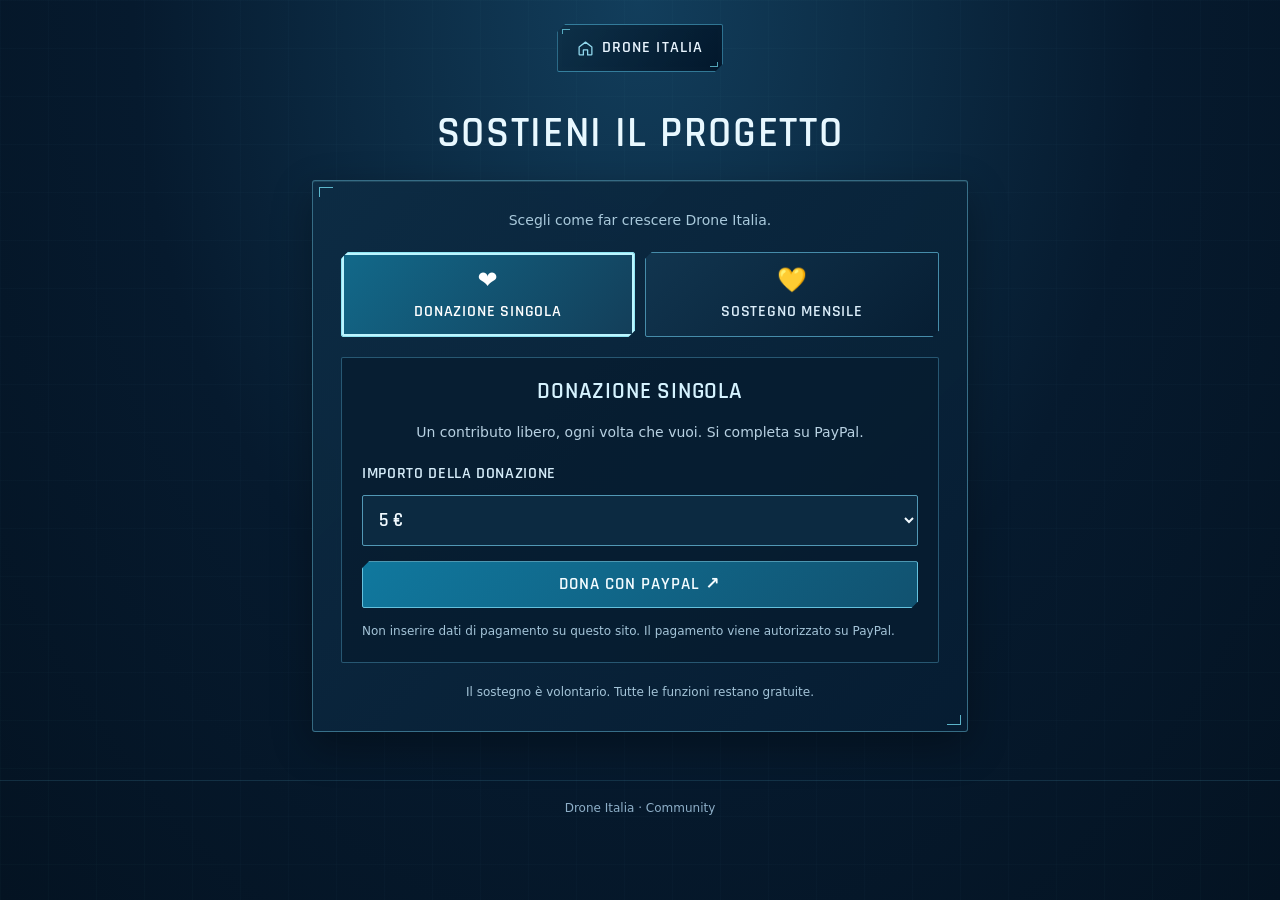
<file: sostieni.html>
<!doctype html>
<html lang="it">
<head>
<meta charset="utf-8"><meta name="viewport" content="width=device-width,initial-scale=1">
<meta name="description" content="Sostieni il progetto Drone Italia con una donazione singola o un contributo mensile volontario di 1, 3 o 5 euro.">
<title>Sostieni il progetto — Drone Italia</title>
<link rel="stylesheet" href="assets/support-page.css?v=1">
<link rel="stylesheet" href="assets/support-project.css?v=1">
<link rel="stylesheet" href="assets/support-aero.css?v=3">
</head>
<body class="di-support-aero di-centered-copy">
<header class="di-support-header"><nav aria-label="Torna alla home"><a class="di-support-home" href="./#progetto"><svg viewBox="0 0 24 24" fill="none" stroke="currentColor" stroke-width="1.8" stroke-linecap="round" stroke-linejoin="round" aria-hidden="true"><path d="m3 10 9-7 9 7v10a1 1 0 0 1-1 1h-5v-7H9v7H4a1 1 0 0 1-1-1z"/></svg>Drone Italia</a></nav></header>
<main id="support-content"><h1 id="support-page-title">Sostieni il progetto</h1><p id="support-loading">Caricamento delle opzioni di sostegno…</p><button type="button" id="donate" hidden>Apri opzioni di sostegno</button><noscript><p>Abilita JavaScript per scegliere donazione singola o sostegno mensile.</p></noscript></main>
<footer>Drone Italia · Community</footer>
<script src="assets/support-project.js?v=3"></script>
<script src="assets/support-page.js?v=1"></script>
<link rel="stylesheet" href="assets/centered-copy.css?v=1"><link rel="stylesheet" href="assets/explore-hub.css?v=3"><style id="di-support-home-navigation">
body.di-support-aero .di-support-header{display:flex;justify-content:center;align-items:center;border:0;padding:24px 16px 0}
body.di-support-aero .di-support-header nav{display:flex;justify-content:center}
body.di-support-aero .di-support-header a.di-support-home{position:relative;isolation:isolate;display:inline-flex;align-items:center;gap:8px;box-sizing:border-box;min-height:48px;padding:0 19px;color:#e9f5ff;border:1px solid rgba(82,184,220,.58);border-radius:2px;background:linear-gradient(125deg,rgba(15,49,73,.96),rgba(3,23,43,.96));font:600 16px/1.15 "DI Rajdhani","Arial Narrow",system-ui,sans-serif;text-transform:uppercase;letter-spacing:1.05px;clip-path:polygon(8px 0,100% 0,100% calc(100% - 8px),calc(100% - 8px) 100%,0 100%,0 8px);text-decoration:none}
body.di-support-aero .di-support-header a.di-support-home:after{content:"";position:absolute;inset:4px;pointer-events:none;background:linear-gradient(#72daef,#72daef) left top/8px 1px no-repeat,linear-gradient(#72daef,#72daef) left top/1px 5px no-repeat,linear-gradient(#72daef,#72daef) right bottom/8px 1px no-repeat,linear-gradient(#72daef,#72daef) right bottom/1px 5px no-repeat;opacity:.72}
body.di-support-aero .di-support-home svg{width:17px;height:17px;color:#91d8ed;flex:none}
body.di-support-aero .di-support-header a.di-support-home:hover{background:linear-gradient(130deg,#145575,#10344f);border-color:#a0edfa}
body.di-support-aero .di-support-header a.di-support-home:focus-visible{outline:none;box-shadow:inset 0 0 0 2px #96eaff;border-color:#e4fbff}
@media(max-width:700px){body.di-support-aero .di-support-header a.di-support-home{min-height:44px;padding:0 12px;font-size:14px;letter-spacing:.65px}}
</style></body></html>
</file>
<file: assets/diario.css>
:root{color-scheme:dark;--cyan:#63dced;--line:#2d667f;--ink:#dcecf4}*{box-sizing:border-box}body{margin:0;background:#041524 url('mobile-background-clean-v2.webp') center top/cover fixed;color:var(--ink);font:16px/1.6 system-ui,sans-serif}body:before{content:'';position:fixed;inset:0;background:#00111cba;z-index:-1}button,a,input{-webkit-tap-highlight-color:transparent}a{color:inherit}button{font:inherit;cursor:pointer}button:focus-visible,a:focus-visible,input:focus-visible{outline:3px solid #b8f9ff;outline-offset:4px}button,.primary,nav a{border:1px solid var(--line);border-radius:4px;background:#092a3f;color:var(--ink)}.top{max-width:1380px;margin:auto;padding:26px 32px;display:flex;align-items:center;gap:36px}.brand{font-size:27px;font-weight:900;font-style:italic;text-decoration:none;line-height:1;letter-spacing:2px;white-space:nowrap}.brand span{display:block;font-size:17px;text-align:center;letter-spacing:6px;border-bottom:4px solid transparent;border-image:linear-gradient(90deg,#039a50 33%,white 33%,white 66%,#ef3e53 66%) 1;padding-bottom:7px}nav{display:flex;flex-wrap:wrap;gap:8px;margin-left:auto}nav a{padding:9px 15px;text-decoration:none;font-size:14px}nav a[aria-current],nav a:hover{border-color:var(--cyan);background:#0c3c53;color:white}main{max-width:1320px;margin:26px auto 70px;padding:0 28px}.intro{display:flex;justify-content:space-between;align-items:center;gap:24px}h1{font-size:clamp(32px,4vw,48px);text-transform:uppercase;letter-spacing:2px;margin:0;line-height:1.2}.eyebrow{font-size:12px;letter-spacing:3px;color:var(--cyan);margin:0 0 10px}.intro p:last-child{margin:10px 0 0;color:#b8d1df}.primary{display:inline-block;background:linear-gradient(125deg,#047a9e,#074271);border-color:#4ed9ef;text-decoration:none;padding:12px 22px;font-weight:700;white-space:nowrap}.primary:hover{background:#0a7596}.demo-note{font-size:13px;color:#afc9d8;border-left:2px solid #5fbfcf;padding:4px 12px;margin:24px 0}.layout{display:grid;grid-template-columns:minmax(0,1fr) 350px;gap:22px;align-items:start}article,aside{background:#031523ee;border:1px solid var(--line);border-radius:9px;overflow:hidden}.cover{position:relative;background:#0a2b3c;aspect-ratio:16/9}.cover img{width:100%;height:100%;object-fit:cover;display:block}.demo-tag{position:absolute;top:14px;left:14px;padding:4px 10px;background:#001421d9;border:1px solid #66a5b7;border-radius:4px;font-size:12px}.story{padding:22px 26px}h2{margin:0;font-size:25px;line-height:1.3}#byline,#flight-date{color:#a3c6d6;font-size:14px}#story{line-height:1.75}dl{display:grid;grid-template-columns:repeat(4,1fr);border-top:1px solid var(--line);border-bottom:1px solid var(--line);padding:16px 0;margin:20px 0;gap:14px}dt{font-size:11px;color:#a1c2d1}dd{margin:4px 0 0;font-size:16px;font-weight:650}.media-note{font-size:12px;color:#a1bccd;margin:9px 0 0}aside{padding:19px 0}aside h2{font-size:19px;text-transform:uppercase;margin:0 18px 15px}input{width:calc(100% - 36px);margin:0 18px;background:#031421;color:white;border:1px solid #336078;border-radius:5px;padding:12px;font:inherit;font-size:14px}.list-note{font-size:11px;color:#a9c6d5;margin:12px 18px}.flight-row{width:100%;text-align:left;border:0;border-radius:0;border-top:1px solid #234457;background:transparent;padding:17px 18px;display:block}.flight-row strong{font-size:16px;display:block}.flight-row span{display:flex;justify-content:space-between;gap:8px;font-size:12px;color:#a4c2d3;margin-top:5px}.flight-row:hover{background:#0c3043}.flight-row[aria-pressed=true]{background:#0c3851;box-shadow:inset 4px 0 var(--cyan)}.aside-note,#empty{font-size:12px;color:#a5c3d3;margin:18px}footer{text-align:center;padding:24px;background:#02101d;border-top:1px solid #294e63;letter-spacing:3px;font-weight:700}footer span{display:block;letter-spacing:0;font-weight:400;color:#96b6c8;font-size:13px}dialog{width:min(1000px,calc(100% - 32px));padding:18px;background:#031524;color:var(--ink);border:1px solid #4cabc3;border-radius:10px;max-height:90dvh;overflow:auto}dialog::backdrop{background:#000b14d9;backdrop-filter:blur(5px)}.dialog-top{display:flex;align-items:center;justify-content:space-between;gap:18px;margin-bottom:14px}.dialog-top h2{font-size:20px}.close{font-size:20px;padding:5px 12px}video{width:100%;display:block;max-height:70dvh;background:#000}dialog>p{font-size:14px;color:#abc9d8}#share-dialog{max-width:650px}.sr{position:absolute;width:1px;height:1px;padding:0;overflow:hidden;clip:rect(0,0,0,0)}@media(max-width:950px){.top{display:block;padding:22px}nav{margin-top:22px}.layout{grid-template-columns:minmax(0,1fr) 290px}main{padding:0 18px}.story{padding:18px}dl{grid-template-columns:repeat(2,1fr)}}@media(max-width:720px){.intro{align-items:flex-start;flex-direction:column}.layout{display:flex;flex-direction:column}article,aside{width:100%}aside{order:-1}#list{max-height:225px;overflow-y:auto}.flight-row{padding:12px 18px}aside h2{font-size:16px}.aside-note{display:none}nav{gap:5px}nav a{font-size:12px;padding:7px 10px}h2{font-size:23px}.story .primary{width:100%;text-align:center}.demo-note{font-size:12px}}@media(prefers-reduced-motion:reduce){*{scroll-behavior:auto!important}}

/* Diario coordinato al linguaggio aeronautico della home. */
@font-face{font-family:'DI Rajdhani';src:url('fonts/Rajdhani-SemiBold.ttf') format('truetype');font-weight:600;font-display:swap}
:root{--line:#366a83}body{background-color:#031526}.top{max-width:1380px;padding:28px 32px}.brand{width:150px;flex:none;display:block}.brand svg{width:150px;height:56px;display:block;mix-blend-mode:screen}.brand span{border:0}h1,h2,.primary,nav a,.flight-row strong,.eyebrow{font-family:'DI Rajdhani','Arial Narrow',system-ui,sans-serif;font-weight:600}h1{font-size:clamp(36px,4vw,54px);letter-spacing:1.8px}.intro{margin-bottom:12px}.intro>div>p:last-child{font-size:17px}h2{font-size:29px;letter-spacing:.4px}nav a,.primary{position:relative;isolation:isolate;border-radius:2px;clip-path:polygon(8px 0,100% 0,100% calc(100% - 8px),calc(100% - 8px) 100%,0 100%,0 8px);background:linear-gradient(125deg,#10344ced,#061d32f5);border:1px solid #4f9fb7;text-transform:uppercase;letter-spacing:.9px;font-size:17px;min-height:46px;display:inline-flex;gap:8px;justify-content:center;align-items:center}.primary{background:linear-gradient(120deg,#0c6e91,#0b3854);padding:10px 24px}nav a::after,.primary::after{content:'';position:absolute;inset:4px;pointer-events:none;background:linear-gradient(#77d7eb,#77d7eb) left top/8px 1px no-repeat,linear-gradient(#77d7eb,#77d7eb) left top/1px 5px no-repeat,linear-gradient(#77d7eb,#77d7eb) right bottom/8px 1px no-repeat,linear-gradient(#77d7eb,#77d7eb) right bottom/1px 5px no-repeat;opacity:.65}nav a[aria-current]{background:linear-gradient(130deg,#116b8d,#123e5c);border-color:#85dff1;box-shadow:inset 0 -2px #65d8f2}.layout{grid-template-columns:minmax(0,1fr) 350px;gap:20px}article,aside{border-radius:3px;background:linear-gradient(135deg,#0b2b40ee,#03182bf7);box-shadow:inset 0 1px #9ae8ff22}aside{position:relative}aside:after{content:'';pointer-events:none;position:absolute;inset:6px;background:linear-gradient(#65d7ef,#65d7ef) top left/12px 1px no-repeat,linear-gradient(#65d7ef,#65d7ef) bottom right/12px 1px no-repeat}aside h2{font-size:23px;letter-spacing:.7px}.cover{aspect-ratio:16/8.4}.cover #photo-open{padding:0;border:0;width:100%;height:100%;display:block;background:transparent;cursor:zoom-in}.photo-arrow{position:absolute;top:50%;transform:translateY(-50%);border:1px solid #88c7dc80;background:#001522cf;color:white;border-radius:50%;font:36px/1 system-ui;width:44px;height:44px;display:grid;place-items:center;z-index:2}.photo-arrow:hover{background:#0e5b78}.previous{left:14px}.next{right:14px}#photo-count{position:absolute;bottom:12px;right:16px;background:#001729d9;border:1px solid #67a9bd;border-radius:3px;padding:3px 12px;font-size:13px}#photo-thumbs{display:flex;padding:10px 20px 0;gap:9px}#photo-thumbs button{padding:2px;border:1px solid #385d73;background:#052035;width:70px;height:45px;border-radius:2px}#photo-thumbs button[aria-pressed=true]{border:2px solid #6de7f7}#photo-thumbs img{width:100%;height:100%;object-fit:cover}.story{padding:15px 24px 22px}.author-line{display:flex;align-items:center;gap:11px;margin:12px 0}.avatar{display:block;width:36px;height:36px;flex:0 0 36px;border-radius:50%;background-image:url('journal/authors.jpg');background-size:300% 100%;background-repeat:no-repeat;border:1px solid #80c6da;overflow:hidden}.author-line #byline{margin:0;font-size:13px}.flight-row{display:flex;align-items:center;gap:11px;padding:15px 18px;min-height:84px}.flight-row .avatar{display:block;width:34px;height:34px;flex-basis:34px;margin:0}.row-copy{min-width:0;flex:1}.flight-row strong{font-size:20px;letter-spacing:.3px}.flight-row .row-copy>span{display:flex;justify-content:space-between;gap:6px;margin-top:3px;font-size:12px}.flight-row .row-copy>span>span{display:inline;margin:0}.flight-row[aria-pressed=true]{background:linear-gradient(90deg,#104765,#09283e);box-shadow:inset 4px 0 #5ddff0}.demo-note{font-size:12px;margin:18px 0 20px;max-width:100%}dl{margin:18px 0;padding:14px 0}.story #watch{min-width:290px}dialog{border-radius:3px;background:linear-gradient(140deg,#0b2d44,#031827)}#photo-large{width:100%;max-height:68dvh;object-fit:contain;display:block;background:#00101d}.photo-dialog-controls{display:flex;justify-content:space-between;align-items:center;gap:12px;margin-top:14px}#large-count{white-space:nowrap}input{border-radius:2px;background:#041a2d}.media-note{color:#a7c4d6}@media(max-width:1000px){.layout{grid-template-columns:minmax(0,1fr) 300px}.top{gap:18px;padding:22px}nav a{font-size:15px;padding:8px 10px}.brand,.brand svg{width:130px}}@media(max-width:720px){.layout{display:flex}.top{display:block}.intro{gap:18px}.flight-row{min-height:72px}.cover{aspect-ratio:16/10}.story #watch{min-width:0}.photo-dialog-controls .primary{font-size:14px;padding:8px 10px}nav a{font-size:14px;min-height:42px}.story{padding:15px 18px}.avatar{width:32px;height:32px;flex-basis:32px}}
#share-dialog{width:min(820px,calc(100% - 28px));max-width:820px}.form-grid{display:grid;grid-template-columns:1fr 1fr;gap:12px 18px}#journal-form label,#journal-auth label{display:block;font-size:14px;font-weight:600;margin:12px 0}#journal-form input:not([type=checkbox]),#journal-auth input,#journal-form textarea{display:block;width:100%;margin:7px 0 0;background:#031a2b;color:#e1eff5;border:1px solid #477d94;border-radius:3px;padding:10px;font:15px/1.5 system-ui}#journal-form textarea{resize:vertical}#journal-form .check-label{display:flex;align-items:flex-start;gap:12px;font-size:13px;font-weight:400;line-height:1.7;margin:20px 0}#journal-form input[type=checkbox]{width:20px;height:20px;flex:0 0 20px;margin:4px 0 0}#journal-form [type=file]{font-size:13px}#journal-form [disabled]{opacity:.55;cursor:wait}.pending-row{background:#18303e;color:#a4b1ba;opacity:.85}.pending-row .avatar{filter:grayscale(1)}.avatar{align-items:center;justify-content:center;color:#bef0ff}.pending-row strong:after{content:'Visibile solo a te';display:block;font:11px system-ui;color:#a8c0ce}#journal-submit-status,#journal-session-status,#journal-auth-status{white-space:pre-line;overflow-wrap:anywhere}#journal-load-more{margin:14px 18px}#youtube-player{width:100%;aspect-ratio:16/9;border:0;background:#000}[hidden]{display:none!important}@media(max-width:600px){.form-grid{grid-template-columns:1fr}#share-dialog{padding:16px}}
</file>
<file: assets/journal-admin.css>
#admin-login, .admin-flight{padding:22px;border:1px solid #3b7b93;background:#08283de8;margin:20px 0}#admin-form{display:flex;gap:14px;align-items:center;flex-wrap:wrap}#admin-form input{width:min(400px,100%);margin:0}#admin-form label{width:100%}.toolbar{display:flex;align-items:center;flex-wrap:wrap;gap:14px;margin:18px 0}.toolbar label{display:flex;align-items:center;gap:10px}select,textarea{background:#041b2b;color:#e6f6ff;padding:10px;border:1px solid #4e92ab;font:inherit}textarea{width:100%}.admin-flight h2{font-size:25px}.admin-meta{font-size:13px;color:#b5cedb}.admin-photos{display:flex;gap:12px;overflow:auto;max-width:100%;margin:16px 0}.admin-photos img{max-height:250px;width:auto;max-width:100%;object-fit:contain}.admin-video{width:100%;aspect-ratio:16/9;border:0}.mail-row{padding:10px;border-bottom:1px solid #2a6177;font-size:13px}.admin-state{color:#73dfec}.admin-flight.pending{border-left:4px solid #d2b372}button{padding:10px 14px}.admin-story{white-space:pre-wrap}#admin-status{min-height:26px}#admin-review{width:min(1100px,calc(100% - 30px))}
</file>
<file: assets/centered-copy.css>
/* Testi di presentazione centrati; controlli e contenuti lunghi conservano la propria struttura. */
body.di-centered-copy .section>.copy,
body.di-centered-copy .section .copy #heading,
body.di-centered-copy .section .copy #description,
body.di-centered-copy .section .copy #note{
 text-align:center!important;
}
body.di-centered-copy .section .copy #heading,
body.di-centered-copy .section .copy #description,
body.di-centered-copy .section .copy #note{margin-left:auto!important;margin-right:auto!important}
body.di-centered-copy #download-page h1,
body.di-centered-copy #download-page h2,
body.di-centered-copy #download-page h3,
body.di-centered-copy #download-page p:not(.release-notes),
body.di-centered-copy #comments-page>p,
body.di-centered-copy #comments-page .cm-list>h3,
body.di-centered-copy #comments-page .cm-list>p{
 text-align:center!important;
}
body.di-centered-copy #download-page .intro,
body.di-centered-copy #download-page .install p{margin-left:auto!important;margin-right:auto!important}
body.di-centered-copy #download-page .release-title{justify-content:center!important;flex-direction:column!important;align-items:center!important;gap:6px!important}
body.di-centered-copy #download-page .latest>.badge{display:table!important;margin-left:auto!important;margin-right:auto!important}
body.di-centered-copy #download-page summary,
body.di-centered-copy #download-page .release-link{text-align:center!important}
body.di-centered-copy #download-page .release-link{display:block!important}
body.di-centered-copy #comments-page .di-community-header{
 display:grid!important;grid-template-columns:minmax(0,1fr) auto minmax(0,1fr)!important;
 align-items:center!important;gap:14px!important;
}
body.di-centered-copy #comments-page .di-community-header #comments-title{
 grid-column:2!important;grid-row:1!important;text-align:center!important;margin:0!important;
}
body.di-centered-copy #comments-page .di-community-header #di-compose-outside{
 grid-column:3!important;grid-row:1!important;justify-self:end!important;align-self:center!important;
}
body.di-centered-copy #support-page-title,
body.di-centered-copy #support-content .di-support-intro,
body.di-centered-copy #support-content .di-support-panel h3,
body.di-centered-copy #support-content .di-support-panel>p,
body.di-centered-copy #support-content .di-support-free{text-align:center!important}
/* Pagina Download indipendente, raggiungibile anche tramite collegamento diretto. */
body.di-centered-download main>h1,
body.di-centered-download main>.eyebrow,
body.di-centered-download main>.intro,
body.di-centered-download .latest>h2,
body.di-centered-download .history>h2,
body.di-centered-download .history>p,
body.di-centered-download .install>h2,
body.di-centered-download .install>p,
body.di-centered-download .meta,
body.di-centered-download .empty,
body.di-centered-download .status{text-align:center!important}
body.di-centered-download .intro,body.di-centered-download .install p{margin-left:auto!important;margin-right:auto!important}
body.di-centered-download .release-title{justify-content:center!important;align-items:center!important;flex-direction:column!important;gap:6px!important;text-align:center!important}
body.di-centered-download .latest>.badge{display:table!important;margin-left:auto!important;margin-right:auto!important}
@media(max-width:1050px){
 body.di-centered-copy #comments-page .di-community-header{
  display:flex!important;flex-direction:column!important;align-items:center!important;gap:13px!important;
 }
 body.di-centered-copy #comments-page .di-community-header #comments-title{flex:0 0 auto!important;width:100%!important}
 body.di-centered-copy #comments-page .di-community-header #di-compose-outside{align-self:center!important;justify-content:center!important}
}
</file>
<file: assets/explore-hub.css>
body #app-dropdown-panel{display:none!important}body #di-explore-page[hidden],body .di-explore-back[hidden],body .section[hidden]{display:none!important}
body #di-explore-page{max-width:1100px;margin:28px auto 44px;padding:30px;border:1px solid #4ea8c6;background:linear-gradient(125deg,rgba(8,42,63,.97),rgba(3,25,43,.96));color:#dceff7;box-sizing:border-box}
#di-explore-page h1{text-align:center;font:600 clamp(28px,3vw,38px)/1.2 "DI Rajdhani",system-ui,sans-serif;text-transform:uppercase;margin:10px 0}
#di-explore-page .di-explore-eyebrow{text-align:center;color:#93d6e9;letter-spacing:3px;text-transform:uppercase;font:600 14px/1.4 "DI Rajdhani",sans-serif;margin:0}
#di-explore-page .di-explore-intro{text-align:center;margin:0 0 28px;color:#bed8e5;line-height:1.6}
.di-explore-grid{display:grid;grid-template-columns:repeat(4,minmax(0,1fr));gap:16px}
body .di-explore-card{position:relative;text-align:left;display:flex;flex-direction:column;gap:10px;min-width:0;padding:22px 24px 20px 20px;border:1px solid #48abc8;border-radius:3px;background:linear-gradient(130deg,#0b344b,#062338);color:#ddf3ff;transition:background .16s,border-color .16s}
body .di-explore-card:hover{background:#10445a;border-color:#a0edff}
.di-explore-card svg{width:38px;height:38px;fill:none;stroke:#7ce2f4;stroke-width:1.7;stroke-linecap:round;stroke-linejoin:round}
.di-explore-name{font:600 20px/1.2 "DI Rajdhani",sans-serif;text-transform:uppercase}
.di-explore-description{font:400 14px/1.5 system-ui,sans-serif;color:#bfd8e5}
.di-explore-arrow{position:absolute;right:12px;top:28px;font:28px/1 sans-serif;color:#79deef}
body .di-explore-back{display:block;margin:10px auto 18px;padding:10px 18px;background:#092b43;color:#c6f0fa;border:1px solid #55aec7;font:600 17px/1.4 "DI Rajdhani",sans-serif}
body .di-explore-card:focus-visible,body .di-explore-back:focus-visible{outline:3px solid #b2efff;outline-offset:4px}
@media(max-width:850px){.di-explore-grid{grid-template-columns:repeat(2,minmax(0,1fr))}body #di-explore-page{padding:22px}}
@media(max-width:440px){.di-explore-grid{grid-template-columns:1fr}body #di-explore-page{padding:20px 14px}.di-explore-card{min-height:132px}}
@media(pointer:fine){html,body,body *{cursor:url("data:image/svg+xml,%3Csvg%20xmlns%3D%22http%3A%2F%2Fwww.w3.org%2F2000%2Fsvg%22%20width%3D%2232%22%20height%3D%2232%22%20viewBox%3D%220%200%2032%2032%22%20fill%3D%22%23062239%22%20stroke%3D%22%23a3edff%22%20stroke-width%3D%221.7%22%20stroke-linejoin%3D%22round%22%3E%3Cpath%20d%3D%22M5%202v25l6-6%205%209%204-2-5-9%209-1z%22%2F%3E%3C%2Fsvg%3E") 5 2,default!important}body a,body a *,body button,body button *,body [role="button"],body [role="button"] *,body summary,body summary *,body select,body input[type="checkbox"]{cursor:url("data:image/svg+xml,%3Csvg%20xmlns%3D%22http%3A%2F%2Fwww.w3.org%2F2000%2Fsvg%22%20width%3D%2232%22%20height%3D%2232%22%20viewBox%3D%220%200%2032%2032%22%20fill%3D%22%23062239%22%20stroke%3D%22%23a3edff%22%20stroke-width%3D%221.7%22%20stroke-linejoin%3D%22round%22%3E%3Cpath%20d%3D%22M12%2016V4c0-3%205-3%205%200v9-3c0-3%204-3%204%200v3-1c0-3%204-3%204%200v3c0-3%204-3%204%200v7c0%204-3%205-3%208H13c0-3-3-5-5-8l-4-5c-2-3%202-5%204-2l4%204z%22%2F%3E%3C%2Fsvg%3E") 14 4,pointer!important}body input:not([type="checkbox"]):not([type="button"]):not([type="submit"]),body textarea,body [contenteditable="true"]{cursor:text!important}body #phone:has(img),body #phone:has(img) img{cursor:url("data:image/svg+xml,%3Csvg%20xmlns%3D%22http%3A%2F%2Fwww.w3.org%2F2000%2Fsvg%22%20width%3D%2232%22%20height%3D%2232%22%20viewBox%3D%220%200%2032%2032%22%20fill%3D%22none%22%20stroke-linecap%3D%22round%22%3E%3Cg%20stroke%3D%22white%22%20stroke-width%3D%224%22%3E%3Ccircle%20cx%3D%2212%22%20cy%3D%2212%22%20r%3D%228%22%2F%3E%3Cpath%20d%3D%22m18%2018%2010%2010M8%2012h8M12%208v8%22%2F%3E%3C%2Fg%3E%3Cg%20stroke%3D%22%2312374c%22%20stroke-width%3D%222%22%3E%3Ccircle%20cx%3D%2212%22%20cy%3D%2212%22%20r%3D%228%22%2F%3E%3Cpath%20d%3D%22m18%2018%2010%2010M8%2012h8M12%208v8%22%2F%3E%3C%2Fg%3E%3C%2Fsvg%3E") 12 12,zoom-in!important}body :disabled,body :disabled *{cursor:not-allowed!important}}
@media(prefers-reduced-motion:reduce){body .di-explore-card{transition:none}}

/* Spaziatura equilibrata e precedenza sui cursori del menu storico. */
body main.wrap{padding-top:28px!important;padding-bottom:18px!important}
body #di-explore-page{margin-bottom:18px!important}
@media(max-width:700px){body main.wrap{padding-top:18px!important;padding-bottom:18px!important}}
@media(pointer:fine){body #menu.menu button,body #menu.menu button *,body #menu.menu a,body #menu.menu a *,body #menu.menu .app-dropdown .app-dropdown-toggle,body #menu.menu #di-download-link,body #menu.menu #di-support-link{cursor:url("data:image/svg+xml,%3Csvg%20xmlns%3D%22http%3A%2F%2Fwww.w3.org%2F2000%2Fsvg%22%20width%3D%2232%22%20height%3D%2232%22%20viewBox%3D%220%200%2032%2032%22%20fill%3D%22%23062239%22%20stroke%3D%22%23a3edff%22%20stroke-width%3D%221.7%22%20stroke-linejoin%3D%22round%22%3E%3Cpath%20d%3D%22M12%2016V4c0-3%205-3%205%200v9-3c0-3%204-3%204%200v3-1c0-3%204-3%204%200v3c0-3%204-3%204%200v7c0%204-3%205-3%208H13c0-3-3-5-5-8l-4-5c-2-3%202-5%204-2l4%204z%22%2F%3E%3C%2Fsvg%3E") 14 4,pointer!important}}

/* Variante Ariosa: margine alto e separazione della navigazione. */
body main.wrap{padding-top:95px!important}
body main.wrap .hero{margin-bottom:0!important}
body #menu.menu{margin-top:48px!important;margin-bottom:48px!important;padding-top:0!important;padding-bottom:0!important}
body #di-explore-page{margin-top:0!important}
@media(max-width:1100px){body main.wrap{padding-top:54px!important}body #menu.menu{margin-top:32px!important;margin-bottom:32px!important}}
@media(max-width:600px){body main.wrap{padding-top:36px!important}body #menu.menu{margin-top:24px!important;margin-bottom:24px!important}}
</file>
<file: assets/support-page.css>
:root{font-family:system-ui,-apple-system,"Segoe UI",sans-serif;color:#e8f5ff;background:#06162a;color-scheme:dark}
*{box-sizing:border-box}body{margin:0;min-height:100vh;line-height:1.6;background:radial-gradient(ellipse at 50% 0,#164269 0,#06162a 75%)}
a{color:#9bdbff}.di-support-header{max-width:1040px;margin:auto;padding:22px 24px;display:flex;align-items:center;justify-content:space-between;gap:20px;border-bottom:1px solid #3f739944}
.di-support-brand{font-size:14px;font-weight:850;letter-spacing:.16em;text-decoration:none;color:#dff4ff}.di-support-header nav{display:flex;gap:20px;flex-wrap:wrap;font-size:13px;font-weight:700}.di-support-header nav a{text-decoration:none}.di-support-header nav a[aria-current],.di-support-header nav a:hover{text-decoration:underline;text-underline-offset:6px;color:#e5f5ff}
#support-content{max-width:640px;margin:36px auto 50px;padding:0 20px}#support-page-title{font-size:clamp(28px,6vw,38px);line-height:1.15;margin:0 0 24px}
body #di-donate-modal{display:block!important;position:static!important;padding:0!important;background:none!important;inset:auto!important;z-index:auto!important}
body #di-donate-modal .di-donate-card{width:100%;max-height:none;overflow:visible;margin:0;border:1px solid #a9cedc66;box-shadow:0 15px 45px #0003}
#di-donate-close{display:none!important}footer{border-top:1px solid #3f739944;padding:18px;text-align:center;color:#88acc7;font-size:12px}
a:focus-visible{outline:3px solid #83dbff;outline-offset:4px}
@media(max-width:600px){.di-support-header{padding:18px;align-items:flex-start;flex-direction:column;gap:12px}.di-support-header nav{gap:16px}#support-content{padding:0 14px;margin-top:26px}.di-support-brand{font-size:13px}}
</file>
<file: assets/support-project.css>
.di-donate-card{width:min(100%,560px);padding:28px;background:#f3f8fc;max-height:90dvh;overscroll-behavior:contain;color-scheme:light}
.di-donate-card [hidden]{display:none!important}
.di-donate-card h2{font-size:26px;line-height:1.2;margin-top:6px}
.di-donate-card .di-support-intro{color:#4b6477;margin-bottom:22px}
.di-support-tabs{display:grid;grid-template-columns:1fr 1fr;gap:9px;margin:20px 0}
.di-support-tabs button{border:1px solid #bdd3e3;background:#fff;color:#234d6b;border-radius:13px;padding:14px 8px;font:700 14px/1.4 system-ui,sans-serif}
.di-support-tabs button[aria-selected=true]{background:#103b59;border-color:#103b59;color:#fff;box-shadow:0 4px 12px #103b591f}
.di-support-tabs span{display:block;font-size:24px;margin-bottom:3px}
.di-support-panel{padding:18px;border:1px solid #d4e3ed;border-radius:15px;background:white}
.di-support-panel h3{font-size:19px;color:#183a50;margin:0 0 10px}
.di-donate-card .di-monthly-consent{display:flex;align-items:flex-start;gap:10px;font-size:14px;line-height:1.55;font-weight:500;margin:20px 0}
.di-monthly-consent input{width:20px;height:20px;flex:0 0 20px;margin:2px 0;accent-color:#067c8c}
#di-monthly-buttons{min-height:48px;margin-top:16px;position:relative;z-index:1}
.di-monthly-manage{display:inline-block;margin-top:16px;color:#176b83;text-decoration:underline;font-size:14px}
#di-monthly-status{font-size:14px;overflow-wrap:anywhere;color:#37566c}
.di-donate-card .di-support-free{margin:20px 0 0;font-size:13px;text-align:center;color:#557082}
.di-donate-card :focus-visible{outline:3px solid #167ea5;outline-offset:3px}
.di-donate-x{border-radius:50%;width:40px;height:40px;line-height:1;background:#e5eff5;top:13px;right:13px}
@media(max-width:480px){.di-donate-card{padding:24px 16px}.di-support-panel{padding:15px}.di-donate-card h2{font-size:23px}}
</file>
<file: assets/support-aero.css>
@font-face{font-family:"DI Rajdhani";src:url("fonts/Rajdhani-SemiBold.ttf") format("truetype");font-style:normal;font-weight:600;font-display:swap}
body.di-support-aero{
 color:#e6f3fb;color-scheme:dark;
 background:linear-gradient(#5bbad006 1px,transparent 1px),linear-gradient(90deg,#5bbad006 1px,transparent 1px),radial-gradient(ellipse at 50% 0,#123e5c 0,#061a2e 56%,#041322 100%);
 background-size:48px 48px,48px 48px,100% 100%;background-attachment:fixed;
}
body.di-support-aero .di-support-header{max-width:1100px;border-color:#67bfd02e;padding:22px 24px}
body.di-support-aero .di-support-brand{font:600 20px/1.2 "DI Rajdhani",system-ui,sans-serif;letter-spacing:2px;color:#d5f4ff}
body.di-support-aero .di-support-header nav{gap:8px}
body.di-support-aero .di-support-header nav a{
 position:relative;display:inline-flex;align-items:center;justify-content:center;min-height:42px;padding:9px 15px;
 background:linear-gradient(130deg,#10334bed,#061e34ed);border:1px solid #56b5d16b;border-radius:2px;
 clip-path:polygon(6px 0,100% 0,100% calc(100% - 6px),calc(100% - 6px) 100%,0 100%,0 6px);
 font:600 15px/1.2 "DI Rajdhani",system-ui,sans-serif;letter-spacing:.9px;text-transform:uppercase;color:#d9f2ff;text-decoration:none;
}
body.di-support-aero .di-support-header nav a[aria-current],body.di-support-aero .di-support-header nav a:hover{background:linear-gradient(130deg,#116b8d,#123e5c);border-color:#85dff1;color:white;box-shadow:inset 0 -2px 0 #65d8f2;text-decoration:none}
body.di-support-aero #support-content{max-width:700px;margin:38px auto 48px;padding:0 22px}
body.di-support-aero #support-page-title{font:600 clamp(30px,5vw,42px)/1.15 "DI Rajdhani",system-ui,sans-serif;letter-spacing:1.7px;text-transform:uppercase;color:#e8f8ff;margin:0 0 22px}
body.di-support-aero #di-donate-modal .di-donate-card{
 position:relative;background:linear-gradient(135deg,#0d2c44f5,#061d32fa)!important;color:#dcecf7!important;
 border:1px solid #64b5cf80!important;border-radius:3px!important;box-shadow:0 14px 40px #0005,inset 0 1px 0 #8ee3f022!important;
 padding:28px!important;color-scheme:dark!important;
}
body.di-support-aero .di-donate-card::before{
 content:"";position:absolute;inset:6px;pointer-events:none;opacity:.8;
 background:linear-gradient(#72daef,#72daef) left top/14px 1px no-repeat,linear-gradient(#72daef,#72daef) left top/1px 10px no-repeat,
 linear-gradient(#72daef,#72daef) right bottom/14px 1px no-repeat,linear-gradient(#72daef,#72daef) right bottom/1px 10px no-repeat;
}
body.di-support-aero .di-donate-card .di-support-intro{color:#a9c9db!important;font-size:14px;line-height:1.6;margin:0 0 20px}
body.di-support-aero .di-support-tabs{gap:10px;margin:18px 0 20px}
body.di-support-aero .di-support-tabs button{
 padding:14px 10px!important;border:1px solid #468caa!important;border-radius:2px!important;
 clip-path:polygon(7px 0,100% 0,100% calc(100% - 7px),calc(100% - 7px) 100%,0 100%,0 7px);
 background:linear-gradient(135deg,#11354f,#071e33)!important;color:#dceefa!important;
 font:600 16px/1.25 "DI Rajdhani",system-ui,sans-serif!important;letter-spacing:.8px;text-transform:uppercase;box-shadow:none!important;
}
body.di-support-aero .di-support-tabs button[aria-selected=true]{border-color:#8ee5f3!important;background:linear-gradient(130deg,#12698a,#133e59)!important;box-shadow:inset 0 -2px 0 #69d9ee!important;color:#fff!important}
body.di-support-aero .di-support-tabs span{font-size:24px;line-height:1.2;margin-bottom:7px}
body.di-support-aero .di-support-panel{background:#071c30c9!important;border:1px solid #397795a6!important;border-radius:2px!important;padding:20px!important}
body.di-support-aero .di-support-panel h3{font:600 23px/1.25 "DI Rajdhani",system-ui,sans-serif!important;letter-spacing:.8px;text-transform:uppercase;color:#d6f3ff!important;margin:0 0 10px}
body.di-support-aero .di-support-panel p{color:#b8d1e2;line-height:1.65;font-size:14px}
body.di-support-aero .di-donate-card label:not(.di-monthly-consent){font:600 16px/1.3 "DI Rajdhani",system-ui,sans-serif!important;letter-spacing:.65px;text-transform:uppercase;color:#d6edfa!important;margin:20px 0 10px}
body.di-support-aero .di-donate-card select{background:#0c2a41!important;color:#f2faff!important;border:1px solid #5298b5!important;border-radius:2px!important;min-height:46px!important;font:600 19px/1.3 "DI Rajdhani",system-ui,sans-serif!important;padding:11px 12px!important;width:100%}
body.di-support-aero .di-donate-card select option{background:#0c2a41;color:#f2faff}
body.di-support-aero .di-donate-card button.di-donate-pay,body.di-support-aero .di-donate-card button.di-donate-secondary{
 min-height:46px;padding:12px 16px!important;border:1px solid #65c1dd!important;border-radius:2px!important;
 clip-path:polygon(7px 0,100% 0,100% calc(100% - 7px),calc(100% - 7px) 100%,0 100%,0 7px);
 background:linear-gradient(130deg,#10789e,#115270)!important;color:#f4fcff!important;
 font:600 17px/1.25 "DI Rajdhani",system-ui,sans-serif!important;letter-spacing:1px;text-transform:uppercase;
}
body.di-support-aero .di-donate-card button.di-donate-secondary{background:linear-gradient(130deg,#133b55,#0c263c)!important;border-color:#4b92ae!important}
body.di-support-aero .di-donate-card button.di-donate-pay:hover,body.di-support-aero .di-support-tabs button:hover{border-color:#b7f2ff!important;filter:brightness(1.1)}
body.di-support-aero .di-donate-card button:disabled{opacity:.55!important;filter:none!important;cursor:not-allowed!important}
body.di-support-aero #di-donate-status,body.di-support-aero #di-monthly-status{color:#b8e9f6!important;line-height:1.65}
body.di-support-aero .di-donate-card small,body.di-support-aero .di-donate-card .di-support-free{color:#a4c4d8!important;font-size:12px;line-height:1.65}
body.di-support-aero .di-monthly-consent{color:#d4e6f3!important;font:400 14px/1.6 system-ui,sans-serif!important;text-transform:none!important;letter-spacing:0!important}
body.di-support-aero .di-monthly-consent input{accent-color:#29b8dc}
body.di-support-aero .di-monthly-manage{color:#88dcee!important;text-underline-offset:4px}
body.di-support-aero #support-content :focus-visible{outline:2px solid #bbf2ff!important;outline-offset:3px!important}
body.di-support-aero .di-support-tabs button:focus-visible,body.di-support-aero .di-donate-card button.di-donate-pay:focus-visible,body.di-support-aero .di-donate-card button.di-donate-secondary:focus-visible{outline:none!important;box-shadow:inset 0 0 0 2px #bcf5ff!important}
body.di-support-aero footer{border-color:#54a6c02e;color:#8eafc8}
@media(max-width:600px){
 body.di-support-aero .di-support-header{padding:18px;gap:14px}
 body.di-support-aero .di-support-header nav{gap:6px}
 body.di-support-aero .di-support-header nav a{padding:8px 10px;font-size:14px;letter-spacing:.5px}
 body.di-support-aero #support-content{padding:0 14px;margin-top:28px}
 body.di-support-aero #di-donate-modal .di-donate-card{padding:22px 16px!important}
 body.di-support-aero .di-support-panel{padding:16px!important}
 body.di-support-aero .di-support-tabs{gap:8px}
 body.di-support-aero .di-support-tabs button{font-size:15px!important;letter-spacing:.5px;padding:13px 7px!important}
}

body.di-support-aero #di-donate-custom{box-sizing:border-box;width:100%;padding:13px;border:1px solid #397e9b;border-radius:3px;background:#08283d;color:#e3f5fc;font:18px/1.4 system-ui,sans-serif}
body.di-support-aero #di-donate-custom:focus-visible{outline:2px solid #94e5f5;outline-offset:3px}
body.di-support-aero #di-donate-custom[aria-invalid="true"]{border-color:#ff9d93}
body.di-support-aero #di-donate-custom-error{color:#ffb8af}
body.di-support-aero #di-donate-custom-hint{color:#b4d4e2;margin-top:7px}

body.di-support-aero #support-content #di-donate-modal #di-donate-custom{background:#08283d!important;color:#e3f5fc!important;border:1px solid #397e9b!important;border-radius:3px!important;padding:13px!important;font:18px/1.4 system-ui,sans-serif!important}
</file>
